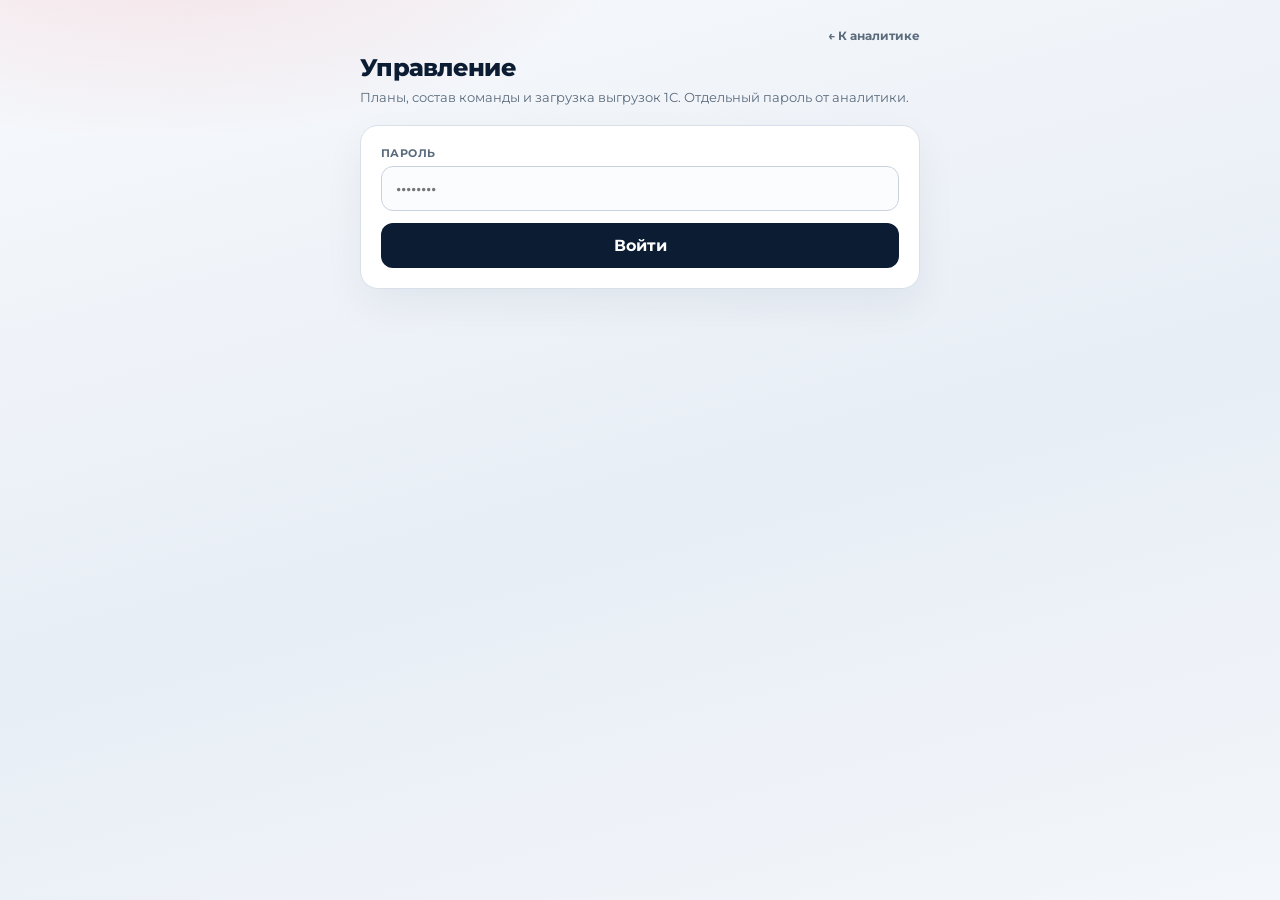
<file: manage/index.html>
<!DOCTYPE html>
<html lang="ru">
<head>
  <meta charset="UTF-8" />
  <meta name="viewport" content="width=device-width, initial-scale=1" />
  <meta name="robots" content="noindex,nofollow" />
  <title>Управление · Rustrans</title>
  <link rel="icon" href="https://141-105-71-134.sslip.io/favicon.svg" type="image/svg+xml" />
  <link rel="icon" href="https://141-105-71-134.sslip.io/favicon-32.png" type="image/png" sizes="32x32" />
  <link rel="apple-touch-icon" href="https://141-105-71-134.sslip.io/apple-touch-icon.png" />
  <link href="https://fonts.googleapis.com/css2?family=Montserrat:wght@500;700;800&display=swap" rel="stylesheet" />
  <style>
    :root { --navy:#0b1c33; --red:#e30613; --muted:#5b6b7c; --line:#d9e0ea; }
    * { box-sizing:border-box; }
    body {
      margin:0; min-height:100vh; font-family:Montserrat,system-ui,sans-serif; color:var(--navy);
      background:
        radial-gradient(900px 420px at 12% -10%, rgba(227,6,19,.10), transparent 55%),
        linear-gradient(165deg, #f7f9fc, #e8eef6 55%, #f3f6fa);
      padding:28px 16px;
    }
    .wrap { width:min(560px,100%); margin:0 auto; }
    h1 { margin:0 0 6px; font-size:24px; font-weight:800; letter-spacing:-.03em; }
    .sub { margin:0 0 18px; color:var(--muted); font-size:13px; line-height:1.45; }
    .card {
      background:#fff; border:1px solid var(--line); border-radius:18px; padding:20px;
      box-shadow:0 16px 40px rgba(11,28,51,.06); margin-bottom:14px;
    }
    .field-label {
      display:block; font-size:11px; font-weight:700; text-transform:uppercase;
      letter-spacing:.04em; color:var(--muted); margin:0 0 6px;
    }
    input[type=password], button { font:inherit; }
    input[type=password] {
      width:100%; border:1px solid #c9d3e0; border-radius:12px; padding:12px 14px;
      margin-bottom:12px; background:#fbfcfe; font-weight:600;
    }
    button.unlock {
      width:100%; border:0; border-radius:12px; padding:13px 18px;
      background:var(--navy); color:#fff; font-weight:700; cursor:pointer;
    }
    .msg { margin-top:12px; font-size:13px; font-weight:600; display:none; white-space:pre-wrap; }
    .msg.show { display:block; }
    .msg.err { color:var(--red); }
    #gate { display:block; }
    #app { display:none; }
    .links { display:flex; flex-direction:column; gap:10px; }
    .links a {
      display:block; text-decoration:none; color:var(--navy);
      border:1px solid var(--line); border-radius:14px; padding:14px 16px;
      background:#fbfcfe; transition:border-color .15s, background .15s;
    }
    .links a:hover { border-color:#aeb9c8; background:#fff; }
    .links .t { font-size:15px; font-weight:800; letter-spacing:-.02em; }
    .links .d { margin-top:4px; font-size:12px; color:var(--muted); line-height:1.4; }
    .back {
      display:inline-block; margin-top:8px; font-size:12px; font-weight:700;
      color:var(--muted); text-decoration:none;
    }
    .back:hover { color:var(--navy); }
    .topnav { display:flex; justify-content:flex-end; margin:0 0 10px; }
    .to-analytics {
      font-size:12px; font-weight:700; color:var(--muted); text-decoration:none;
    }
    .to-analytics:hover { color:var(--navy); }
  </style>
</head>
<body>
  <div class="wrap">
    <div class="topnav"><a class="to-analytics" href="https://141-105-71-134.sslip.io/analytics/">← К аналитике</a></div>
    <h1>Управление</h1>
    <p class="sub">Планы, состав команды и загрузка выгрузок 1С. Отдельный пароль от аналитики.</p>

    <div class="card" id="gate">
      <div class="field-label">Пароль</div>
      <input id="password" type="password" autocomplete="current-password" placeholder="••••••••" />
      <button type="button" class="unlock" id="unlock">Войти</button>
      <div class="msg" id="gate-msg"></div>
    </div>

    <div id="app">
      <div class="card">
        <div class="links">
          <a href="../plans/">
            <div class="t">Планы / факт</div>
            <div class="d">Месячные планы по метрикам РНП для менеджеров.</div>
          </a>
          <a href="../plans/#team">
            <div class="t">Менеджеры / состав команды</div>
            <div class="d">Приём, увольнение, роли и даты работы в аналитике.</div>
          </a>
          <a href="../upload/">
            <div class="t">Загрузка 1С</div>
            <div class="d">Выгрузки реализаций и оплат (.xlsx) на сервер.</div>
          </a>
        </div>
        <a class="back" href="https://141-105-71-134.sslip.io/analytics/">← К аналитике</a>
      </div>
    </div>
  </div>

  <script>
    const SALT_B64 = 'MVoDGx7UZP3FYx/ZMpbOIg==';
    const IV_B64 = 'lacO2iLNb4dhgvfs';
    const DATA_B64 = 'b1WNnuhhDkv/zzYXGo2dBkXlUmRBH87KICV1RL54XAYan57WSOpDn1TJErX95w==';
    const ITERATIONS = 50000;
    const REMEMBER_DAYS = 7;
    const PW_COOKIE = "rtl_manage_pw";

    function setPwCookie(pw) {
      const maxAge = REMEMBER_DAYS * 24 * 60 * 60;
      const secure = location.protocol === "https:" ? "; Secure" : "";
      document.cookie = PW_COOKIE + "=" + encodeURIComponent(pw)
        + "; Max-Age=" + maxAge + "; Path=/; SameSite=Lax" + secure;
    }
    function getPwCookie() {
      const parts = document.cookie.split(";");
      for (const raw of parts) {
        const p = raw.trim();
        if (p.startsWith(PW_COOKIE + "=")) return decodeURIComponent(p.slice(PW_COOKIE.length + 1));
      }
      return "";
    }
    function clearPwCookie() {
      document.cookie = PW_COOKIE + "=; Max-Age=0; Path=/; SameSite=Lax";
    }

    const b64 = (s) => Uint8Array.from(atob(s), c => c.charCodeAt(0));

    async function deriveKey(password, salt) {
      const enc = new TextEncoder();
      const base = await crypto.subtle.importKey("raw", enc.encode(password), "PBKDF2", false, ["deriveKey"]);
      return crypto.subtle.deriveKey(
        { name:"PBKDF2", salt, iterations:ITERATIONS, hash:"SHA-256" },
        base,
        { name:"AES-GCM", length:256 },
        false,
        ["decrypt"]
      );
    }

    async function unlock(password) {
      const key = await deriveKey(password, b64(SALT_B64));
      const plain = await crypto.subtle.decrypt({ name:"AES-GCM", iv:b64(IV_B64) }, key, b64(DATA_B64));
      const cfg = JSON.parse(new TextDecoder().decode(plain));
      if (!cfg || cfg.ok !== true) throw new Error("bad config");
      setPwCookie(password);
      document.getElementById("gate").style.display = "none";
      document.getElementById("app").style.display = "block";
    }

    function show(el, text) {
      el.textContent = text;
      el.className = "msg show err";
    }

    document.getElementById("unlock").onclick = async () => {
      const el = document.getElementById("gate-msg");
      el.className = "msg";
      try {
        await unlock(document.getElementById("password").value);
      } catch (e) {
        clearPwCookie();
        show(el, "Неверный пароль");
      }
    };
    document.getElementById("password").addEventListener("keydown", (e) => {
      if (e.key === "Enter") document.getElementById("unlock").click();
    });

    (async () => {
      const saved = getPwCookie();
      if (!saved) return;
      try { await unlock(saved); } catch (e) { clearPwCookie(); }
    })();
  </script>
</body>
</html>
</file>
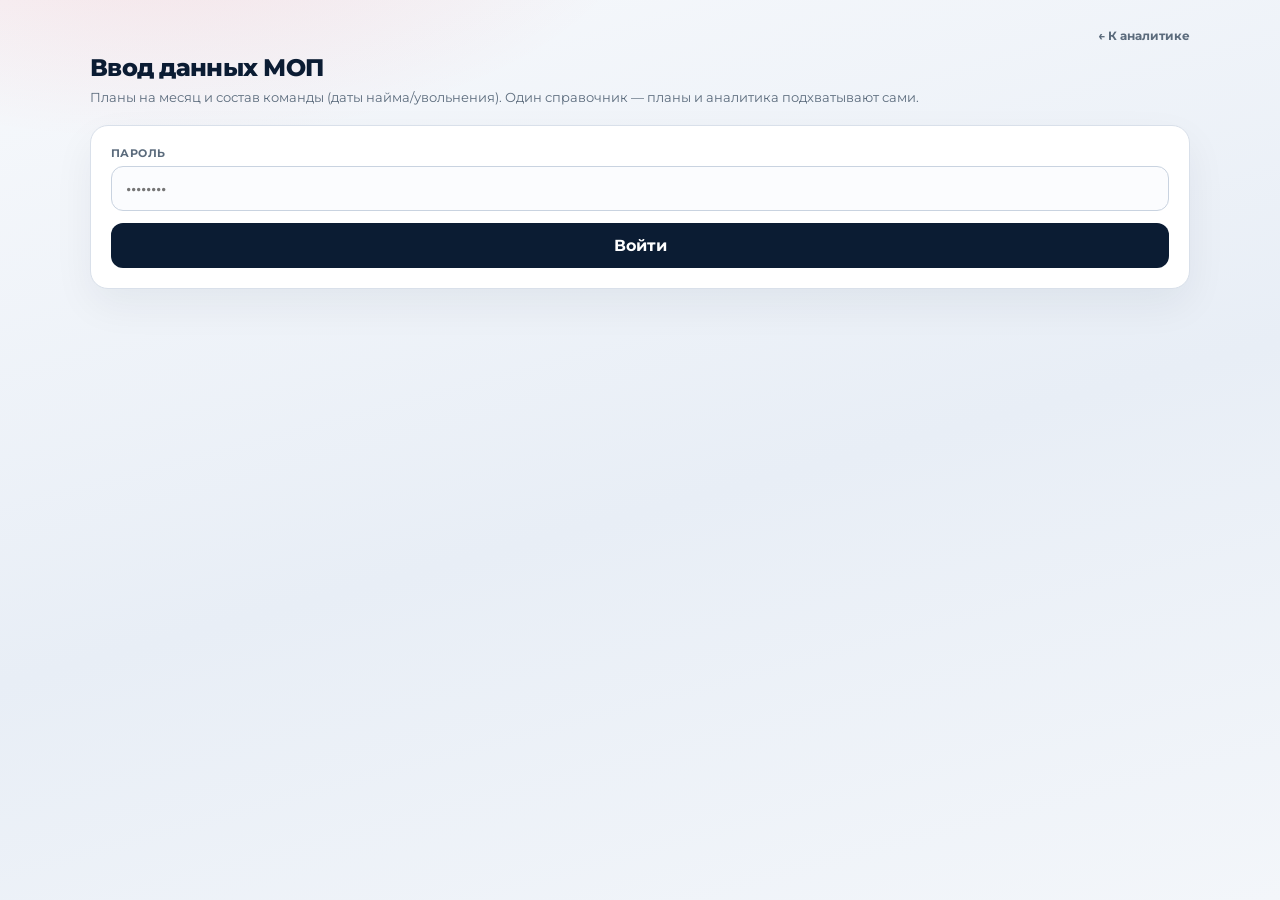
<file: plans/index.html>
<!DOCTYPE html>
<html lang="ru">
<head>
  <meta charset="UTF-8" />
  <meta name="viewport" content="width=device-width, initial-scale=1" />
  <meta name="robots" content="noindex,nofollow" />
  <title>Планы МОП · Rustrans</title>
  <link rel="icon" href="https://141-105-71-134.sslip.io/favicon.svg" type="image/svg+xml" />
  <link rel="icon" href="https://141-105-71-134.sslip.io/favicon-32.png" type="image/png" sizes="32x32" />
  <link rel="apple-touch-icon" href="https://141-105-71-134.sslip.io/apple-touch-icon.png" />
  <link href="https://fonts.googleapis.com/css2?family=Montserrat:wght@500;700;800&display=swap" rel="stylesheet" />
  <style>
    :root { --navy:#0b1c33; --red:#e30613; --muted:#5b6b7c; --line:#d9e0ea; }
    * { box-sizing:border-box; }
    body {
      margin:0; min-height:100vh; font-family:Montserrat,system-ui,sans-serif; color:var(--navy);
      background:
        radial-gradient(900px 420px at 12% -10%, rgba(227,6,19,.10), transparent 55%),
        linear-gradient(165deg, #f7f9fc, #e8eef6 55%, #f3f6fa);
      padding:28px 16px;
    }
    .wrap { width:min(1100px,100%); margin:0 auto; }
    h1 { margin:0 0 6px; font-size:24px; font-weight:800; letter-spacing:-.03em; }
    .sub { margin:0 0 18px; color:var(--muted); font-size:13px; line-height:1.45; }
    .card {
      background:#fff; border:1px solid var(--line); border-radius:18px; padding:20px;
      box-shadow:0 16px 40px rgba(11,28,51,.06); margin-bottom:14px;
    }
    .field-label {
      display:block; font-size:11px; font-weight:700; text-transform:uppercase;
      letter-spacing:.04em; color:var(--muted); margin:0 0 6px;
    }
    input[type=password], input[type=month], input[type=number], button { font:inherit; }
    input[type=password], input[type=month], input[type=number] {
      width:100%; border:1px solid #c9d3e0; border-radius:12px; padding:12px 14px;
      margin-bottom:12px; background:#fbfcfe; font-weight:600;
    }
    input[type=number]:disabled { opacity:.45; background:#eef2f7; }
    .meta {
      display:flex; flex-wrap:wrap; gap:10px 16px; font-size:12px; color:var(--muted);
      margin:0 0 14px; padding:10px 12px; background:#f7fafc; border-radius:12px;
    }
    .meta strong { color:var(--navy); }
    .sec { border-top:1px solid var(--line); padding-top:14px; margin-top:14px; }
    .sec:first-child { border-top:0; padding-top:0; margin-top:0; }
    .sec h3 { margin:0 0 10px; font-size:13px; font-weight:800; }
    .metric {
      border:1px solid var(--line); border-radius:14px; padding:12px; margin-bottom:10px;
      background:#fbfcfe;
    }
    .metric.undef { background:#f3f5f8; }
    .metric-head {
      display:flex; flex-wrap:wrap; gap:8px 14px; align-items:center; justify-content:space-between;
      margin-bottom:8px;
    }
    .metric-head .lab { font-size:13px; font-weight:700; }
    .chk {
      display:flex; align-items:center; gap:8px; font-size:12px; font-weight:600; color:var(--muted);
      cursor:pointer; user-select:none;
    }
    .chk input { width:16px; height:16px; accent-color:var(--navy); }
    .mgr {
      display:grid; grid-template-columns:1fr 150px; gap:8px; align-items:center;
      margin-top:6px;
    }
    .mgr .name { font-size:13px; font-weight:700; }
    .mgr input { margin-bottom:0; }
    button {
      width:100%; border:0; border-radius:12px; padding:13px 18px;
      background:var(--navy); color:#fff; font-weight:700; cursor:pointer;
    }
    button.secondary {
      background:#fff; color:var(--navy); border:1px solid #c9d3e0; margin-bottom:12px;
    }
    button:disabled { opacity:.55; cursor:wait; }
    .msg { margin-top:12px; font-size:13px; font-weight:600; display:none; white-space:pre-wrap; }
    .msg.show { display:block; }
    .msg.ok { color:#1b7f4e; }
    .msg.err { color:var(--red); }
    .hint { font-size:12px; color:var(--muted); line-height:1.45; }
    .tabs { display:flex; gap:8px; margin:0 0 14px; }
    .tabs button {
      width:auto; flex:1; background:#fff; color:var(--navy); border:1px solid #c9d3e0;
      padding:10px 12px; font-size:13px;
    }
    .tabs button.active { background:var(--navy); color:#fff; border-color:var(--navy); }
    .team-head, .team-row {
      display:grid;
      grid-template-columns: minmax(140px,1.4fr) minmax(100px,1fr) 88px 96px 56px 120px 120px 52px;
      gap:10px;
      align-items:center;
    }
    .team-head {
      margin:0 0 8px; padding:0 4px;
      font-size:11px; font-weight:700; text-transform:uppercase; letter-spacing:.04em; color:var(--muted);
    }
    .team-row {
      padding:12px; margin-bottom:8px; border:1px solid var(--line); border-radius:12px; background:#fbfcfe;
    }
    .team-row input[type=text],
    .team-row input[type=date],
    .team-row input[type=number],
    .team-row select {
      width:100%; margin:0; padding:10px 12px; border-radius:10px; border:1px solid #c9d3e0;
      background:#fff; font:inherit; font-size:13px; font-weight:600; color:var(--navy);
    }
    .team-row .on {
      display:flex; justify-content:center; align-items:center;
    }
    .team-row .on input { width:18px; height:18px; accent-color:var(--navy); }
    .team-onec {
      grid-column:1 / -1;
      display:grid; grid-template-columns: 120px 1fr; gap:8px 10px; align-items:center;
    }
    .team-onec label {
      font-size:11px; font-weight:700; text-transform:uppercase; letter-spacing:.04em; color:var(--muted);
    }
    .team-onec input {
      width:100%; margin:0; padding:10px 12px; border-radius:10px; border:1px solid #c9d3e0;
      background:#fff; font:inherit; font-size:13px; font-weight:600; color:var(--navy);
    }
    .team-b24 {
      grid-column:1 / -1; font-size:11px; color:var(--muted); line-height:1.4;
      padding:6px 8px; background:#eef2f7; border-radius:8px;
    }
    .team-b24 b { color:var(--navy); }
    @media (max-width:900px) {
      .team-head { display:none; }
      .team-row {
        grid-template-columns:1fr 1fr;
        gap:8px 10px;
      }
      .team-row > *:nth-child(1),
      .team-row > *:nth-child(2) { grid-column: span 2; }
      .team-onec { grid-column:1 / -1; grid-template-columns:1fr; }
      .team-b24 { grid-column:1 / -1; }
    }
    .panel { display:none; }
    .panel.active { display:block; }
    #gate { display:block; }
    #app { display:none; }
    .topnav { display:flex; justify-content:flex-end; margin:0 0 10px; }
    .to-analytics {
      font-size:12px; font-weight:700; color:var(--muted); text-decoration:none;
    }
    .to-analytics:hover { color:var(--navy); }
  </style>
</head>
<body>
  <div class="wrap">
    <div class="topnav"><a class="to-analytics" href="https://141-105-71-134.sslip.io/analytics/">← К аналитике</a></div>
    <h1>Ввод данных МОП</h1>
    <p class="sub">Планы на месяц и состав команды (даты найма/увольнения). Один справочник — планы и аналитика подхватывают сами.</p>

    <div class="card" id="gate">
      <div class="field-label">Пароль</div>
      <input id="password" type="password" autocomplete="current-password" placeholder="••••••••" />
      <button type="button" id="unlock">Войти</button>
      <div class="msg" id="gate-msg"></div>
    </div>

    <div id="app">
      <div class="tabs">
        <button type="button" class="active" data-tab="plans">Планы</button>
        <button type="button" data-tab="team">Состав команды</button>
      </div>

      <div class="panel active" id="panel-plans">
        <div class="card">
          <div class="field-label">Месяц</div>
          <input id="month" type="month" />
          <button type="button" class="secondary" id="reload">Загрузить месяц</button>
          <div class="meta" id="meta">—</div>
          <div id="sections"></div>
          <button type="button" id="save">Сохранить планы</button>
          <div class="msg" id="msg"></div>
        </div>
      </div>

      <div class="panel" id="panel-team">
        <div class="card">
          <p class="hint" style="margin-top:0">
            Ручные даты «с / по» всегда можно задать здесь (старые учётки).
            Тумблер <b>Б24</b> — брать даты из Битрикс: приём из поля «Дата принятия на работу»;
            увольнение только если учётка <b>неактивна</b> и заполнено «Дата уволнения».
            Поле <b>1С</b> — ФИО менеджера из xlsx (несколько вариантов через запятую).
            Технически выключить дубль — снять «вкл».
          </p>
          <div class="team-head">
            <div>Имя</div><div>Ключ РНП</div><div>Роль</div><div>Bitrix ID</div>
            <div>Б24</div><div>С</div><div>По</div><div>Вкл</div>
          </div>
          <div id="team-body"></div>
          <button type="button" class="secondary" id="team-add" style="margin-top:12px">+ Добавить сотрудника</button>
          <button type="button" id="team-save">Сохранить состав</button>
          <div class="msg" id="team-msg"></div>
        </div>
      </div>

      <div class="card hint">
        Форма на GitHub Pages шлёт данные на VPS (<code>/p</code>).
        Состав пишется в <code>config/analytics.yaml</code>; планы — в <code>data/warehouse/plans/</code>.
      </div>
    </div>
  </div>

  <script>
    const SALT_B64 = 'FRC7reRErAU0FXVabqoOgw==';
    const IV_B64 = '79gl8CgkyqH6beYR';
    const DATA_B64 = 'aMYiFZ4h/ZRQrWNbuaikhLUfq84lfdrD1EoEcHKkadS9ts59J7plUluxJl5GN/1ZNddkc1clSSSNxpTbN1sE/geCGoIj9N1MU9r8iKl2b4YgfvddRGGUg3S3piY4MjXCsEsuqm/jd4oeC/XYj3pijkRmjCgJwlqy2hR62yIB197bgFanRZcDkiwiECPq3sQWgaqqlkWBn779XvRPBGO9LbyCBLh4WhF8905xNlzXUZiIebBcxPMZVXiePMw+UhkhFK27rLn/W9URwACVhlIUqpM4NkeEasmpTtU/pScMKu8OMuvWb6qM1aTT1uSoOeKyB+wdtEr1Ytoob6e0alxP32orsLrWcrS5dYNX4ngLurZN+n/LcUaPp/llWSB8y73s/mCj5wiH+5BQrbNRmyUvJlns4ogn2tXhmGa5IrmiKFIGUhmEcupe4NaIK234p10AC1EOzm2/5REf9bxdAcXn/SMoOK6NzpQNuEdAFgKoJHU4n+WCGtRsAI9OWK7mxvKPRDWpTCbN/rSOHbSkxQHZOjdG5GKakC9qpXPs57WsNoX2WPBQSas0vXy9CTUo5YBao1efPen4TUY4/644abi84F+VKonpGliuFeEgAG6c2u3Hyzz8WhxR+n3ABwbMcf8Qr1Rm/KwgivM258ybqsVVTYbHjZw7VlTZh+BUHTQMOSo9N3Rlop8q7+yKdvhM0QD84LYKVyRzFWHhJNSiPyq1BLsnE24MHdeV8yKdCvvyHmeG9kDbKBn80WuZsQlDDzcFbIBHuFggc9mMTvz1c30GrJ2KPaAo/S9S20DTmr9moVHBXKCkqTfOIm1Ko+Uu79fVdeO4TeHGOiAa3ZC2vrE47JfPRoT9Ww9+vTrRqWDJqQtfGsjRr5zotAv79G6o5lxrgIEaIPKPk6YKWpNc2q8vT5I8lfLw80B8/QpKfm0cdugLBF9g2wBB5OsXCAaXhIC+0Riq4U7SRVWGrAwBs9L0QOxxA11EL4f5CbbvFeOnrvMH+dbA0TAeK7bXTpoMAUreGQektDaz9j/htdB8HqUwyLilaJz8peMzmW+pt0d6RpaEMU3g9+f9U1NAMgsuFX/[base64]/KFpnA31Ww4epG1FA27qzHQv59IGsM0q/rQBgnXgnwTxmf/neczuqTS8bzzoOsur15jH5vzUBzafOxJJpptHx7J4SVMCdq90dG28Ndh6WpF4/Sq/XCcNror8mdWYV9FqI3lX0/YNAq1ljvVgDMxC3SBUBb3zDIaIMCCr5trYb+SUQ8cBrWbgD0upu4iE87eigLETabsPwLJK8jPOHZl6Mae/mjuOyIaHEcsY9MGi0AbeWb/sUrBz1545cq7esFEHCS6qni5EKPIPSFokiK0XWWsc5zLxNgaMdQfGVdp5uB9R7At/6FF+Jey6rhZDhrnFG/cahAZk/oBO2TFs9ybeDYUZmDwyeRERRQ0KN+WDU9ZG3U9qkQ426kXXz+oSFj+sKdXs+NpC9Prd1OWVWbx49ToUxAFEgyCQUh3lfrQmfwLsE7vGqTODfd6oEF7a8mB73VNwADxPcYC6QkCGxfy89/UqhG3xlAX38iS014FskWp49KL64JtKNq1f7j/Ahts6NMFwEdG3myEHgkx9FtGD79fIb1sMbPJGlJKYvyCp+xpGnpYn/891FOvpgUgco9MZBmyjcOogf3rHXW+18b+vWaf/QBKz8X8gmtMlvwisiFlO7ApslvGA+UBsGVwigT4qJwLeCa6XdPo1BX+HCQDUR3Xil2hiVsrapyN2yKUCDjorCuMsdEfFiQteXDLgR2WifHoDA2bO/5o/pBl2ZW2eOijHlewExbW5q52rGGK3uYIuYGapcZVCl80/TFbcGsGkatItypxOvvVpDH42RwzMXV5Ycpwosg5ghbXE5cQfBFdZh54KUvs6s1gSSKWLfuJGm47SmlVJgT51oy161tJkzDBQSfqQbd4mOIDu1wN4m+spJPIK62x4j91CKZ8DULv8AAAAF0jGMRpYVBR3WCXsgC8js2gRiAi6H/SO2hANQR0u0er5uHMn7CU+dp+kXt8I3I7QqMxlfVmey5qJdSiORG2PoNOWWVE9q0yeXt45byXpU5UsMR40VMwWa/MSV7iUTw6aNb+hbGAxtuoMnOoBPPtUfxfjXdWZshuxKHgnoJ4cHndfVdEQ+wVcYGX/8CZsULdFPejmL71IzdJ0y2spXfaG+gVY1l+9MMpNbiyhPJ5en0Or12HtBBMc8stZhEb4kZcuhiUiii8V+SN/kTJ1hg9snUmDT5mr5DW4phN95stVEQlPVVIKmXbZPf+hKD4yQUB/t6kq6h6XFQIqLI5y2X9R0CIw8I9frjX4joHkCyX9E/6fGHANnfzWiNz1o8cqsdIokvxQzzohbxapWio70hYphaLMuh6mtj0Vb7jMM/Inj2yhwkrTnFDT7TLg9sEqEB8P8WWXtd/p0kNWfrZ6RSRnNwsnUXQ1ILGvwxtg+BQlHazjwevCS5lQXFKmq5XdmbawsHlR5qPX5yZRlNR9A2Rc4Y+83J3NzzyuWB9Z3eR/DRNZhTlFoAobayNPSYqc4mtKXZMXQ63wHstcM6EhHTBoN6AN8y4Wz9tDlJTS/7SdCP0REKoUCvoAaDvZXG7OP6/[base64]/zGRpKprSXb/vyd7thRVurSuIwYdatdYGa3slH7RScNtU9TQG7XZbN0WLgjlePyMIJwEJw/gMUJnhveCPY16XyXeE4EDYg1H+olo7OGHuM4hfPzRWfjJJmJYYe1b8PI6xHXfKx9uhextbCZepyZ6ckGRo4xvGcg5Ae372qIH84NQ0SZ8u68y5HHafZzgUcCOEyl1KcNpx4CDgAE6N5sG2b6rEFJcSC1GnyVwIsik2DXJByzKrx7J61//ZdPfP0/n8/26+FGqHJYilHGXIMKFwxPIkSmAYrS5R6umpaAMNp5OkgSea1Qts334hyTgReLJaJ4sgapnE+tUQ8Oe+6S8I6uJqf8yXoORi4TIz1DHDUkZOHCmchgkWvW/rkNhEZ2HCnOEo/Ghd4TY5H0EgsopbkD8YOieZV4oP5LFv/2dNkxO4d/HqB3B4YltiDEIsYIYTz0SCv7/[base64]/4aZREXOez8UGBmjFBZ2Rfxy77WfLxE6OtQPh9xxNh1Uqy8o6twJWGSE0tP5f1cnCqYzNSRs49W8R7OzpGVg83jW0AV9I7dPAR44dK30l3v5txDJn5mSCn5UCC/[base64]/XWYPJVcLBWnDhxofGfaJDEv4EoU35EAPlK35ZY34EEbG9oK/zDzzjejgoIa4IxRN4kAMzLBUJuAAQiBvRNTNHRcgWopycy/[base64]/NiqnN3ZMninytx9yQgomF4/gltW/[base64]/bNltoq/8OPnhhVHlbFq1g4KOm+IN4bTXV/jYa8Ghaj/J1KtCQOR3f2MwNfwIDydWeMo2IsP6qa5tgskoFu8PDtzicCmwa6wNjv1yXxbqfMcs7wPvoLAWRFgOXLc3EwvGlJrDJRKNxjQme8+2dzo7dIZKleAMU0B9DvoqBwfJJdpq2mk+Q1GLyiG6zOYCI9Gn75bqVQdE7h8Xwx6NJTlFm6O4FGfvJ7CyeSWEgLxSLYt9e/ZTN0oTXU9MLwo7wHwAXAtYcQYpV8GNVcjiN8rAsYZAG9Szp2EO4rTkKOK3n7gLq6GvsbdhvW3BobBRoIYxOrEGM1Unh8CMrzb/zT2FZNqG8BsDAKYdJuzPPyphVbNpXS4JNW0A6K9HcG/EX7VXpjd5fQaQtNKMYYyKYCcDcSOtIlYzzJCOxvT8/AzmWsmbYiFEXY6NuqVCmxYw3HAhanjo2j5zTPJIqSQ9zx6DmbURRT2sN5D+VmADP8HKHqeEUEUnzX0JaNq68aQrljFZTipoVn+e3x5gzxHAK/YHrDBpj4AVY98efDnq5N2wqB/Iu2jCMqDeHWvVJRJJ+T93KeBCyfmeKZwi0MTHj3PwqvY2obhIKaf1VbIiJNrvDEjd9uY/XmJHUa3ipwoinnrNLC00CfTE5FWk412eFtNMG6EuK3YitXZcOd0axOcL5HhoLmbWwRhfVewkRV/iPYRNW397mr9fqCIhTEXC5ZVjMC749PmCDuvaqnBlqZBMuCpayVSw8L05nl3aAkcEE2R13vjSsORL7ZCXJ1GLMv2/kQhWMRJE0k1WTlUre4j+kh62eEERCIE6UNO0+V/uGYVxbSX9yrHmH5IAff0sGnAmwQki6BctWKfQZzu51DyLGFrTSXhHtrbpvGJwZ9lOY9sFr/mmm+KytEYN/thxUc8a2PX0ejOiV6Ct1SIPW5Qs4rVkFbQNAieo5S0Ch1knMQLLR4O+g3mD2IwjrxRb0aGJsf5s+VewwxXph+bpitvXe/k18vlkQv75yoASVm5mn9k1/8wTmswbWxfYAra7zCUP6ER/[base64]/WYOsqZvZhPoEFmp7ndyHiED2nTz0Auqf1utlArtgu8o8Zd3gSaQfCu0vAsLSb8Ys+OMYs4BA5p7iKZPaNrMCFallbBC8AJKhvDc8hfZjg9k2Yc78xwPLof7oRwsiOPt2k+Fp7lc/[base64]/D/TdYJktiXlFnP8pkwhWhomg+tBg==';
    const ITERATIONS = 50000;
    const SECTIONS = [{"title": "KPI 0. Выручка", "metrics": [{"key": "revenue", "label": "Выручка по реализациям, ₽", "kind": "money"}]}, {"title": "KPI 1. Сделки / УПД", "metrics": [{"key": "deals_cnt", "label": "Сделки, шт", "kind": "num"}, {"key": "deals_sum", "label": "Сделки, ₽", "kind": "money"}, {"key": "upd", "label": "УПД, шт", "kind": "num"}]}, {"title": "KPI 1.1. Запрос на поставку", "metrics": [{"key": "supply_cnt", "label": "Запросы созданные, шт", "kind": "num"}, {"key": "supply_sum", "label": "Запросы сумма, ₽", "kind": "money"}]}, {"title": "KPI 2–3. Счета", "metrics": [{"key": "invoices_cnt", "label": "Счета выст., шт", "kind": "num"}, {"key": "invoices_paid_cnt", "label": "Счета опл., шт", "kind": "num"}, {"key": "invoices_sum", "label": "Счета выст., ₽", "kind": "money"}, {"key": "invoices_paid_sum", "label": "Счета опл., ₽", "kind": "money"}]}, {"title": "KPI 4. Лиды", "metrics": [{"key": "leads", "label": "Лиды созданные, шт", "kind": "num"}, {"key": "leads_converted", "label": "Лиды сконвертир., шт", "kind": "num"}]}, {"title": "KPI 5. Договоры", "metrics": [{"key": "contracts_init", "label": "Договоры сформир., шт", "kind": "num"}, {"key": "contracts_signed", "label": "Договоры подп., шт", "kind": "num"}]}, {"title": "KPI 6. Звонки", "metrics": [{"key": "calls", "label": "Звонки, шт", "kind": "num"}, {"key": "calls_30", "label": "Звонки 30–60с, шт", "kind": "num"}, {"key": "calls_60", "label": "Звонки >60с, шт", "kind": "num"}, {"key": "talk_time_sec", "label": "Время на линии, сек (месяц)", "kind": "num"}]}, {"title": "KPI 7. Коммуникации мессенджеры", "metrics": [{"key": "wazzup_msg", "label": "Мессенджеры сообщения, шт", "kind": "num"}, {"key": "wazzup_dlg", "label": "Мессенджеры диалоги, шт", "kind": "num"}]}, {"title": "KPI 8. Email", "metrics": [{"key": "email_in", "label": "Email вх., шт", "kind": "num"}, {"key": "email_out", "label": "Email исх., шт", "kind": "num"}]}];
    let CFG = null;
    let NW = new Set();
    let PASS = "";
    let LIVE_MANAGERS = [];
    let TEAM_ROWS = [];
    const REMEMBER_DAYS = 7;
    const PW_COOKIE = "rtl_manage_pw";

    function setPwCookie(pw) {
      const maxAge = REMEMBER_DAYS * 24 * 60 * 60;
      const secure = location.protocol === "https:" ? "; Secure" : "";
      document.cookie = PW_COOKIE + "=" + encodeURIComponent(pw)
        + "; Max-Age=" + maxAge + "; Path=/; SameSite=Lax" + secure;
    }
    function getPwCookie() {
      const parts = document.cookie.split(";");
      for (const raw of parts) {
        const p = raw.trim();
        if (p.startsWith(PW_COOKIE + "=")) return decodeURIComponent(p.slice(PW_COOKIE.length + 1));
      }
      return "";
    }
    function clearPwCookie() {
      document.cookie = PW_COOKIE + "=; Max-Age=0; Path=/; SameSite=Lax";
    }

    const b64 = (s) => Uint8Array.from(atob(s), c => c.charCodeAt(0));

    async function deriveKey(password, salt) {
      const enc = new TextEncoder();
      const base = await crypto.subtle.importKey("raw", enc.encode(password), "PBKDF2", false, ["deriveKey"]);
      return crypto.subtle.deriveKey(
        { name:"PBKDF2", salt, iterations:ITERATIONS, hash:"SHA-256" },
        base,
        { name:"AES-GCM", length:256 },
        false,
        ["decrypt"]
      );
    }

    function workDays(ym) {
      const parts = ym.split("-");
      const y = +parts[0], m = +parts[1];
      if (!y || !m) return 0;
      let n = 0;
      const d = new Date(Date.UTC(y, m - 1, 1));
      while (d.getUTCMonth() === m - 1) {
        const iso = d.toISOString().slice(0, 10);
        if (!NW.has(iso)) n += 1;
        d.setUTCDate(d.getUTCDate() + 1);
      }
      return n;
    }

    function show(el, text, ok) {
      el.textContent = text;
      el.className = "msg show " + (ok ? "ok" : "err");
    }

    function allMetricKeys() {
      const keys = [];
      SECTIONS.forEach(s => s.metrics.forEach(m => keys.push(m.key)));
      return keys;
    }

    function normalizePlan(raw) {
      const metrics = {};
      const undef = new Set();
      allMetricKeys().forEach(k => { metrics[k] = {}; });

      if (raw && raw.metrics && typeof raw.metrics === "object") {
        Object.keys(raw.metrics).forEach(k => {
          metrics[k] = Object.assign({}, raw.metrics[k] || {});
        });
      }
      // legacy
      if (raw && raw.revenue_plan) {
        metrics.revenue = Object.assign(metrics.revenue || {}, raw.revenue_plan);
      }
      if (CFG && CFG.yaml_fallback && (!raw || !raw.metrics) && !raw?.revenue_plan) {
        metrics.revenue = Object.assign({}, CFG.yaml_fallback);
      } else if (CFG && CFG.yaml_fallback && Object.keys(metrics.revenue || {}).length === 0) {
        metrics.revenue = Object.assign({}, CFG.yaml_fallback);
      }

      const listed = Array.isArray(raw && raw.undefined_metrics) ? raw.undefined_metrics : null;
      if (listed) {
        listed.forEach(k => undef.add(k));
      } else {
        // новый месяц: всё кроме выручки — «не определён», пока не задали
        allMetricKeys().forEach(k => {
          if (k === "revenue") return;
          const vals = Object.values(metrics[k] || {});
          const has = vals.some(v => v != null && v !== "");
          if (!has) undef.add(k);
        });
      }
      return { metrics, undefined_metrics: [...undef] };
    }

    function renderForm(state) {
      const host = document.getElementById("sections");
      host.innerHTML = "";
      const undef = new Set(state.undefined_metrics || []);
      SECTIONS.forEach(sec => {
        const box = document.createElement("div");
        box.className = "sec";
        box.innerHTML = "<h3>" + sec.title + "</h3>";
        sec.metrics.forEach(m => {
          const isUndef = undef.has(m.key);
          const block = document.createElement("div");
          block.className = "metric" + (isUndef ? " undef" : "");
          block.dataset.key = m.key;
          const head = document.createElement("div");
          head.className = "metric-head";
          head.innerHTML =
            '<div class="lab">' + m.label + '</div>' +
            '<label class="chk"><input type="checkbox" data-undef="' + m.key + '"' +
            (isUndef ? " checked" : "") + ' /> План не определён</label>';
          block.appendChild(head);
          const mgrs = document.createElement("div");
          mgrs.className = "mgrs";
          (LIVE_MANAGERS.length ? LIVE_MANAGERS : (CFG.managers || [])).forEach(mgr => {
            const key = mgr.rnp_key;
            const row = document.createElement("div");
            row.className = "mgr";
            const val = (state.metrics[m.key] || {})[key];
            row.innerHTML =
              '<div class="name">' + key + '</div>' +
              '<input type="number" min="0" step="' + (m.kind === "money" ? "1000" : "1") +
              '" data-metric="' + m.key + '" data-mgr="' + key + '" value="' +
              (val == null || val === "" ? "" : val) + '"' +
              (isUndef ? " disabled" : "") + " />";
            mgrs.appendChild(row);
          });
          block.appendChild(mgrs);
          box.appendChild(block);
        });
        host.appendChild(box);
      });

      host.querySelectorAll("input[data-undef]").forEach(chk => {
        chk.addEventListener("change", () => {
          const key = chk.getAttribute("data-undef");
          const block = host.querySelector('.metric[data-key="' + key + '"]');
          const on = chk.checked;
          if (block) block.classList.toggle("undef", on);
          host.querySelectorAll('input[data-metric="' + key + '"]').forEach(inp => {
            inp.disabled = on;
          });
        });
      });
    }

    function collectState() {
      const metrics = {};
      const undefined_metrics = [];
      allMetricKeys().forEach(k => { metrics[k] = {}; });
      document.querySelectorAll("input[data-undef]").forEach(chk => {
        if (chk.checked) undefined_metrics.push(chk.getAttribute("data-undef"));
      });
      const undef = new Set(undefined_metrics);
      document.querySelectorAll("input[data-metric]").forEach(inp => {
        const mk = inp.dataset.metric;
        const mgr = inp.dataset.mgr;
        if (undef.has(mk)) return;
        if (inp.value === "") return;
        metrics[mk][mgr] = Number(inp.value);
      });
      // убрать пустые объекты метрик
      Object.keys(metrics).forEach(k => {
        if (!Object.keys(metrics[k]).length) delete metrics[k];
      });
      return { metrics, undefined_metrics };
    }

    function ghHeaders() {
      return {
        "Authorization": "Bearer " + CFG.token,
        "Accept": "application/vnd.github+json",
        "X-GitHub-Api-Version": "2022-11-28"
      };
    }

    function decodeGitContent(b64text) {
      const clean = String(b64text || "").replace(/\s/g, "");
      const bin = atob(clean);
      const bytes = new Uint8Array(bin.length);
      for (let i = 0; i < bin.length; i++) bytes[i] = bin.charCodeAt(i);
      return new TextDecoder("utf-8").decode(bytes);
    }

    async function unlock(password) {
      const key = await deriveKey(password, b64(SALT_B64));
      const plain = await crypto.subtle.decrypt({ name:"AES-GCM", iv:b64(IV_B64) }, key, b64(DATA_B64));
      CFG = JSON.parse(new TextDecoder().decode(plain));
      if (!CFG) throw new Error("bad config");
      if (CFG.api) {
        /* local / VPS hub */
      } else if (!CFG.token || !CFG.repo) {
        throw new Error("bad config");
      }
      PASS = password;
      setPwCookie(password);
      NW = new Set(CFG.non_working_dates || []);
      LIVE_MANAGERS = CFG.managers || [];
      const now = new Date();
      const ym = now.getFullYear() + "-" + String(now.getMonth() + 1).padStart(2, "0");
      document.getElementById("month").value = ym;
      document.getElementById("gate").style.display = "none";
      document.getElementById("app").style.display = "block";
      if (CFG.api) {
        try {
          const br = await fetch(CFG.api.replace(/\/$/, "") + "/api/bootstrap", {
            method: "POST",
            headers: { "Content-Type": "application/json" },
            body: JSON.stringify({ password: PASS })
          });
          const bj = await br.json().catch(() => ({}));
          if (br.ok) {
            if (bj.default_month) document.getElementById("month").value = bj.default_month;
            if (Array.isArray(bj.managers) && bj.managers.length) {
              LIVE_MANAGERS = bj.managers;
              CFG.managers = bj.managers;
            }
            if (Array.isArray(bj.team)) {
              TEAM_ROWS = bj.team;
              renderTeam();
            }
          }
        } catch (e) { /* month load will surface errors */ }
      }
      await loadMonth();
      await openTabFromHash();
    }

    async function loadMonth() {
      const msg = document.getElementById("msg");
      const btn = document.getElementById("reload");
      msg.className = "msg";
      if (!CFG) { show(msg, "Сначала введите пароль", false); return; }
      const ym = document.getElementById("month").value;
      if (!ym) { show(msg, "Выберите месяц", false); return; }
      const wd = workDays(ym);
      let raw = null;
      let source = "new";
      let updated = "—";
      btn.disabled = true;
      const prevLabel = btn.textContent;
      btn.textContent = "Загрузка…";
      try {
        if (CFG.api) {
          const r = await fetch(CFG.api.replace(/\/$/, "") + "/api/month", {
            method: "POST",
            headers: { "Content-Type": "application/json" },
            body: JSON.stringify({ password: PASS, month: ym })
          });
          const j = await r.json().catch(() => ({}));
          if (!r.ok) throw new Error(j.detail || j.message || ("HTTP " + r.status));
          if (Array.isArray(j.managers) && j.managers.length) {
            LIVE_MANAGERS = j.managers;
            CFG.managers = j.managers;
          }
          raw = {
            metrics: j.metrics || {},
            undefined_metrics: j.undefined_metrics || [],
            revenue_plan: j.revenue_plan || {},
            updated_at: j.updated_at
          };
          source = j.file_exists ? "file" : "new";
          updated = j.updated_at || "—";
        } else {
          const path = "data/warehouse/plans/" + ym + ".json";
          const r = await fetch(
            "https://api.github.com/repos/" + CFG.repo + "/contents/" + path + "?ref=" + encodeURIComponent(CFG.branch || "main"),
            { headers: ghHeaders() }
          );
          if (r.status === 200) {
            const j = await r.json();
            const text = decodeGitContent(j.content);
            raw = JSON.parse(text);
            source = "file";
            updated = raw.updated_at || "файл есть";
          } else if (r.status === 404) {
            source = "new";
          } else {
            const j = await r.json().catch(() => ({}));
            throw new Error(j.message || ("GitHub " + r.status));
          }
        }
        const state = normalizePlan(raw);
        document.getElementById("meta").innerHTML =
          "<span>Рабочих дней: <strong>" + wd + "</strong></span>" +
          "<span>Источник: <strong>" + source + "</strong></span>" +
          "<span>Обновлено: <strong>" + updated + "</strong></span>";
        renderForm(state);
        show(msg, source === "file"
          ? ("Месяц " + ym + " загружен")
          : ("Месяц " + ym + " — файла ещё нет, показан черновик"), true);
      } catch (e) {
        const m = String(e.message || e);
        show(msg, m.includes("Failed to fetch")
          ? "Сервер не отвечает. Проверьте VPS API / сеть."
          : m, false);
      } finally {
        btn.disabled = false;
        btn.textContent = prevLabel || "Загрузить месяц";
      }
    }

    document.getElementById("unlock").onclick = async () => {
      const el = document.getElementById("gate-msg");
      el.className = "msg";
      try {
        await unlock(document.getElementById("password").value);
      } catch (e) {
        clearPwCookie();
        show(el, "Неверный пароль", false);
      }
    };
    document.getElementById("password").addEventListener("keydown", (e) => {
      if (e.key === "Enter") document.getElementById("unlock").click();
    });

    (async () => {
      const saved = getPwCookie();
      if (!saved) return;
      try {
        await unlock(saved);
      } catch (e) {
        clearPwCookie();
      }
    })();
    document.getElementById("reload").addEventListener("click", (e) => {
      e.preventDefault();
      loadMonth();
    });
    document.getElementById("month").addEventListener("change", () => loadMonth());

    document.querySelectorAll(".tabs button").forEach(btn => {
      btn.addEventListener("click", async () => {
        document.querySelectorAll(".tabs button").forEach(b => b.classList.remove("active"));
        btn.classList.add("active");
        const tab = btn.getAttribute("data-tab");
        document.querySelectorAll(".panel").forEach(p => p.classList.remove("active"));
        document.getElementById("panel-" + tab).classList.add("active");
        if (tab === "team") {
          try { history.replaceState(null, "", "#team"); } catch (e) {}
        } else {
          try { history.replaceState(null, "", location.pathname + location.search); } catch (e) {}
        }
        if (tab === "team" && CFG && CFG.api) {
          try {
            const r = await fetch(CFG.api.replace(/\/$/, "") + "/api/team", {
              method: "POST",
              headers: { "Content-Type": "application/json" },
              body: JSON.stringify({ password: PASS })
            });
            const j = await r.json().catch(() => ({}));
            if (r.ok && Array.isArray(j.team)) {
              TEAM_ROWS = j.team;
              renderTeam();
            }
          } catch (e) {}
        }
      });
    });

    async function openTabFromHash() {
      if ((location.hash || "").replace(/^#/, "") !== "team") return;
      const btn = document.querySelector('.tabs button[data-tab="team"]');
      if (btn) btn.click();
    }

    function onecNamesText(t) {
      const arr = Array.isArray(t.onec_names) ? t.onec_names : [];
      return arr.join(", ");
    }

    function parseOnecNames(raw) {
      if (Array.isArray(raw)) return raw.map(s => String(s || "").trim()).filter(Boolean);
      return String(raw || "").split(/[,;]+/).map(s => s.trim()).filter(Boolean);
    }

    function teamB24Hint(t) {
      const act = t.bitrix_active;
      const hire = t.bitrix_hire || "—";
      const fire = t.bitrix_fire || "—";
      const conf = t.bitrix_fire_confirmed;
      let status = "нет данных dim_users";
      if (act === true) status = "ACTIVE=да";
      else if (act === false) status = "ACTIVE=нет";
      const fireNote = conf
        ? ("увольнение подтверждено → " + (t.employment_to || fire))
        : (act === false && !t.bitrix_fire
          ? "ACTIVE=нет, но дата увольнения в Б24 пуста — в аналитике ещё «работает»"
          : (t.bitrix_fire && act !== false
            ? "дата увольнения есть, но ACTIVE ещё да — не считаем уволенным"
            : "увольнения нет"));
      const mode = t.use_bitrix_employment ? "режим Б24" : "ручной режим";
      const eff = "эффективно: с " + (t.employment_from || "—") + " по " + (t.employment_to || "∞");
      return mode + " · Б24 приём " + hire + " · Б24 увольн. " + fire + " · " + status + " · " + fireNote + " · " + eff;
    }

    function renderTeam() {
      const body = document.getElementById("team-body");
      body.innerHTML = "";
      (TEAM_ROWS || []).forEach((t, idx) => {
        const row = document.createElement("div");
        row.className = "team-row";
        const fromManual = t.employment_from_manual != null ? t.employment_from_manual : (t.employment_from || "");
        const toManual = t.employment_to_manual != null ? t.employment_to_manual : (t.employment_to || "");
        row.innerHTML =
          '<input type="text" data-f="name" data-i="' + idx + '" value="' + (t.name || "") + '" />' +
          '<input type="text" data-f="rnp_key" data-i="' + idx + '" value="' + (t.rnp_key || "") + '" />' +
          '<select data-f="role" data-i="' + idx + '">' +
            '<option value="mop"' + (t.role === "mop" ? " selected" : "") + '>mop</option>' +
            '<option value="head"' + (t.role === "head" ? " selected" : "") + '>head</option>' +
          '</select>' +
          '<input type="number" data-f="bitrix_id" data-i="' + idx + '" value="' + (t.bitrix_id || "") + '" />' +
          '<div class="on" title="Даты из Битрикс24"><input type="checkbox" data-f="use_bitrix_employment" data-i="' + idx + '"' + (t.use_bitrix_employment ? " checked" : "") + ' /></div>' +
          '<input type="date" data-f="employment_from" data-i="' + idx + '" value="' + (fromManual || "") + '" title="Ручная дата приёма" />' +
          '<input type="date" data-f="employment_to" data-i="' + idx + '" value="' + (toManual || "") + '" title="Ручная дата увольнения" />' +
          '<div class="on"><input type="checkbox" data-f="enabled" data-i="' + idx + '"' + (t.enabled === false ? "" : " checked") + ' /></div>' +
          '<div class="team-onec">' +
            '<label for="team-onec-' + idx + '">1С (xlsx)</label>' +
            '<input id="team-onec-' + idx + '" type="text" data-f="onec_names" data-i="' + idx + '" value="' + onecNamesText(t).replace(/"/g, "&quot;") + '" placeholder="Как в колонке менеджера: Фамилия Имя, второй вариант…" />' +
          '</div>' +
          '<div class="team-b24">' + teamB24Hint(t) + '</div>';
        body.appendChild(row);
      });
    }

    function collectTeam() {
      const rows = JSON.parse(JSON.stringify(TEAM_ROWS || []));
      document.querySelectorAll("#team-body [data-f]").forEach(el => {
        const i = +el.getAttribute("data-i");
        const f = el.getAttribute("data-f");
        if (!rows[i]) return;
        if (f === "enabled" || f === "use_bitrix_employment") rows[i][f] = el.checked;
        else if (f === "bitrix_id") rows[i][f] = Number(el.value || 0);
        else if (f === "onec_names") rows[i][f] = parseOnecNames(el.value || "");
        else rows[i][f] = el.value || null;
      });
      return rows;
    }

    document.getElementById("team-add").onclick = () => {
      TEAM_ROWS = collectTeam();
      TEAM_ROWS.push({
        bitrix_id: 0, name: "", rnp_key: "", role: "mop",
        enabled: true, use_bitrix_employment: true,
        employment_from: "", employment_to: null,
        employment_from_manual: "", employment_to_manual: null,
        aliases: [], onec_names: []
      });
      renderTeam();
    };

    document.getElementById("team-save").onclick = async () => {
      const msg = document.getElementById("team-msg");
      msg.className = "msg";
      if (!CFG || !CFG.api) { show(msg, "Состав команды сохраняется только через VPS API", false); return; }
      const team = collectTeam();
      const btn = document.getElementById("team-save");
      btn.disabled = true; btn.textContent = "Сохранение…";
      try {
        const r = await fetch(CFG.api.replace(/\/$/, "") + "/api/team/save", {
          method: "POST",
          headers: { "Content-Type": "application/json" },
          body: JSON.stringify({ password: PASS, team, rebuild: true })
        });
        const j = await r.json().catch(() => ({}));
        if (!r.ok) throw new Error(j.detail || j.message || ("HTTP " + r.status));
        TEAM_ROWS = j.team || team;
        renderTeam();
        await loadMonth();
        show(msg, "Состав сохранён. Аналитика пересобрана." + (j.rebuild_ok === false ? "\nRebuild: " + (j.rebuild_error || "") : ""), true);
      } catch (e) {
        show(msg, String(e.message || e), false);
      } finally {
        btn.disabled = false; btn.textContent = "Сохранить состав";
      }
    };

    document.getElementById("save").onclick = async () => {
      const msg = document.getElementById("msg");
      msg.className = "msg";
      if (!CFG) { show(msg, "Сначала введите пароль", false); return; }
      const ym = document.getElementById("month").value;
      if (!ym) { show(msg, "Выберите месяц", false); return; }
      const state = collectState();
      const payload = {
        month: ym,
        work_days: workDays(ym),
        updated_at: new Date().toISOString().replace(/\.\d{3}Z$/, "Z"),
        source: CFG.api ? "plans_pages_local" : "plans_pages",
        undefined_metrics: state.undefined_metrics,
        metrics: state.metrics,
        revenue_plan: state.metrics.revenue || {}
      };
      const btn = document.getElementById("save");
      btn.disabled = true; btn.textContent = "Сохранение…";
      try {
        if (CFG.api) {
          const r = await fetch(CFG.api.replace(/\/$/, "") + "/api/save", {
            method: "POST",
            headers: { "Content-Type": "application/json" },
            body: JSON.stringify({
              password: PASS,
              month: ym,
              metrics: state.metrics,
              undefined_metrics: state.undefined_metrics,
              revenue_plan: state.metrics.revenue || {},
              rebuild: true
            })
          });
          const j = await r.json().catch(() => ({}));
          if (!r.ok) throw new Error(j.detail || j.message || ("HTTP " + r.status));
          const pub = j.pipeline && j.pipeline.published ? "Витрина опубликована." : "";
          show(msg, "Готово на сервере:\n" + (j.path || "") + "\n" + pub, true);
        } else {
          const path = "data/warehouse/plans/" + ym + ".json";
          const content = btoa(unescape(encodeURIComponent(JSON.stringify(payload, null, 2) + "\n")));
          let sha = null;
          const get = await fetch(
            "https://api.github.com/repos/" + CFG.repo + "/contents/" + path + "?ref=" + encodeURIComponent(CFG.branch || "main"),
            { headers: ghHeaders() }
          );
          if (get.status === 200) {
            const gj = await get.json();
            sha = gj.sha;
          } else if (get.status !== 404) {
            const gj = await get.json().catch(() => ({}));
            throw new Error(gj.message || ("GitHub GET " + get.status));
          }
          const body = {
            message: "plans: " + ym,
            content,
            branch: CFG.branch || "main"
          };
          if (sha) body.sha = sha;
          const r = await fetch("https://api.github.com/repos/" + CFG.repo + "/contents/" + path, {
            method: "PUT",
            headers: ghHeaders(),
            body: JSON.stringify(body)
          });
          const j = await r.json().catch(() => ({}));
          if (!r.ok) throw new Error(j.message || ("GitHub " + r.status));
          show(msg, "Готово:\n" + path + "\nЧерез пару минут РНП пересоберётся.", true);
        }
        await loadMonth();
      } catch (e) {
        const m = String(e.message || e);
        show(msg, m.includes("Failed to fetch")
          ? "Сервер не отвечает. Проверьте VPS API / сеть."
          : m, false);
      } finally {
        btn.disabled = false; btn.textContent = "Сохранить";
      }
    };
  </script>
</body>
</html>
</file>
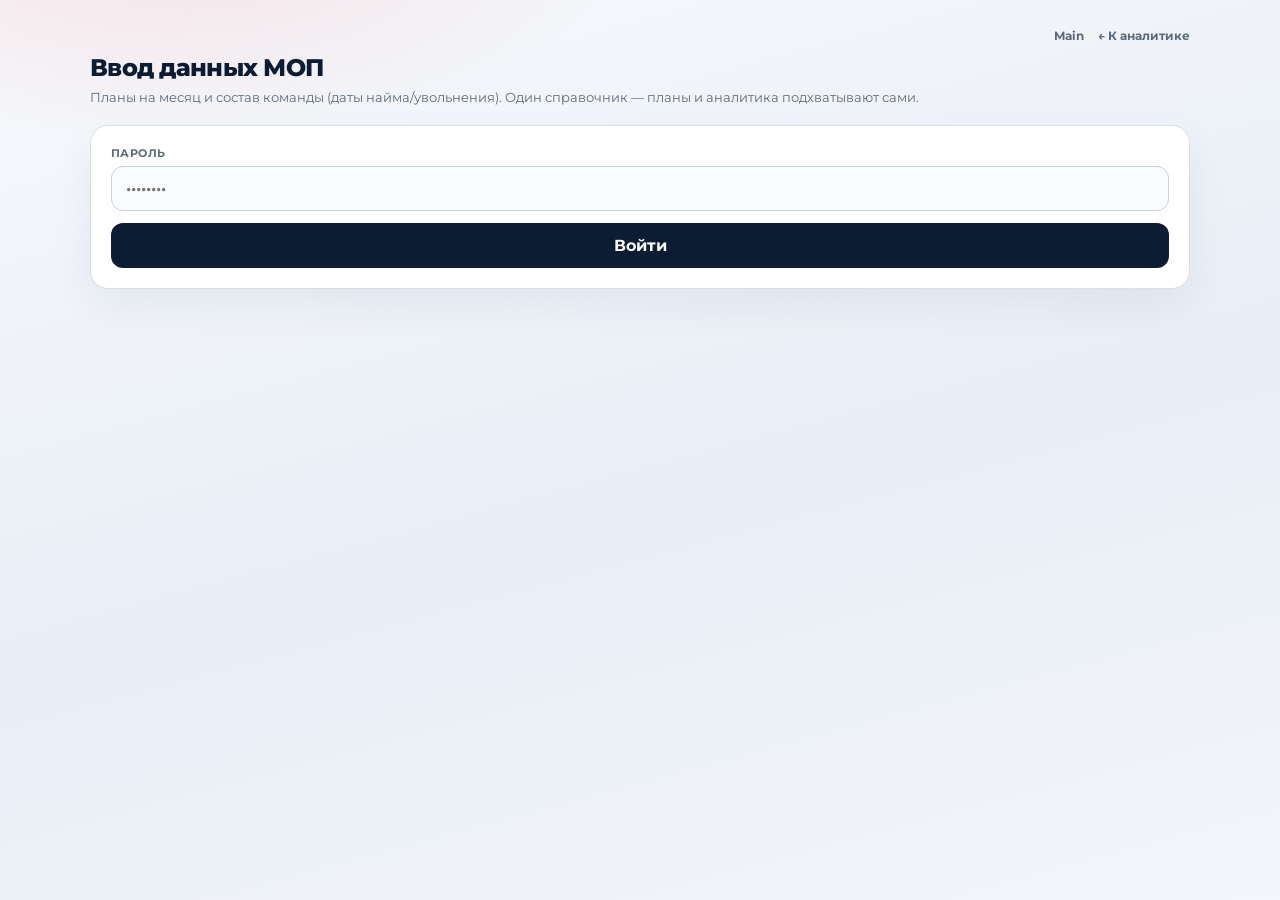
<file: qtvMkYSv6sTIUG/index.html>
<!DOCTYPE html>
<html lang="ru">
<head>
  <meta charset="UTF-8" />
  <meta name="viewport" content="width=device-width, initial-scale=1" />
  <meta name="robots" content="noindex,nofollow" />
  <title>Планы МОП · Rustrans</title>
  <link rel="icon" href="https://141-105-71-134.sslip.io/favicon.svg" type="image/svg+xml" />
  <link rel="icon" href="https://141-105-71-134.sslip.io/favicon-32.png" type="image/png" sizes="32x32" />
  <link rel="apple-touch-icon" href="https://141-105-71-134.sslip.io/apple-touch-icon.png" />
  <link href="https://fonts.googleapis.com/css2?family=Montserrat:wght@500;700;800&display=swap" rel="stylesheet" />
  <style>
    :root { --navy:#0b1c33; --red:#e30613; --muted:#5b6b7c; --line:#d9e0ea; }
    * { box-sizing:border-box; }
    body {
      margin:0; min-height:100vh; font-family:Montserrat,system-ui,sans-serif; color:var(--navy);
      background:
        radial-gradient(900px 420px at 12% -10%, rgba(227,6,19,.10), transparent 55%),
        linear-gradient(165deg, #f7f9fc, #e8eef6 55%, #f3f6fa);
      padding:28px 16px;
    }
    .wrap { width:min(1100px,100%); margin:0 auto; }
    h1 { margin:0 0 6px; font-size:24px; font-weight:800; letter-spacing:-.03em; }
    .sub { margin:0 0 18px; color:var(--muted); font-size:13px; line-height:1.45; }
    .card {
      background:#fff; border:1px solid var(--line); border-radius:18px; padding:20px;
      box-shadow:0 16px 40px rgba(11,28,51,.06); margin-bottom:14px;
    }
    .field-label {
      display:block; font-size:11px; font-weight:700; text-transform:uppercase;
      letter-spacing:.04em; color:var(--muted); margin:0 0 6px;
    }
    input[type=password], input[type=month], input[type=number], button { font:inherit; }
    input[type=password], input[type=month], input[type=number] {
      width:100%; border:1px solid #c9d3e0; border-radius:12px; padding:12px 14px;
      margin-bottom:12px; background:#fbfcfe; font-weight:600;
    }
    input[type=number]:disabled { opacity:.45; background:#eef2f7; }
    .meta {
      display:flex; flex-wrap:wrap; gap:10px 16px; font-size:12px; color:var(--muted);
      margin:0 0 14px; padding:10px 12px; background:#f7fafc; border-radius:12px;
    }
    .meta strong { color:var(--navy); }
    .sec { border-top:1px solid var(--line); padding-top:14px; margin-top:14px; }
    .sec:first-child { border-top:0; padding-top:0; margin-top:0; }
    .sec h3 { margin:0 0 10px; font-size:13px; font-weight:800; }
    .metric {
      border:1px solid var(--line); border-radius:14px; padding:12px; margin-bottom:10px;
      background:#fbfcfe;
    }
    .metric.undef { background:#f3f5f8; }
    .metric-head {
      display:flex; flex-wrap:wrap; gap:8px 14px; align-items:center; justify-content:space-between;
      margin-bottom:8px;
    }
    .metric-head .lab { font-size:13px; font-weight:700; }
    .chk {
      display:flex; align-items:center; gap:8px; font-size:12px; font-weight:600; color:var(--muted);
      cursor:pointer; user-select:none;
    }
    .chk input { width:16px; height:16px; accent-color:var(--navy); }
    .mgr {
      display:grid; grid-template-columns:1fr 150px; gap:8px; align-items:center;
      margin-top:6px;
    }
    .mgr .name { font-size:13px; font-weight:700; }
    .mgr input { margin-bottom:0; }
    button {
      width:100%; border:0; border-radius:12px; padding:13px 18px;
      background:var(--navy); color:#fff; font-weight:700; cursor:pointer;
    }
    button.secondary {
      background:#fff; color:var(--navy); border:1px solid #c9d3e0; margin-bottom:12px;
    }
    button:disabled { opacity:.55; cursor:wait; }
    .msg { margin-top:12px; font-size:13px; font-weight:600; display:none; white-space:pre-wrap; }
    .msg.show { display:block; }
    .msg.ok { color:#1b7f4e; }
    .msg.err { color:var(--red); }
    .hint { font-size:12px; color:var(--muted); line-height:1.45; }
    .tabs { display:flex; gap:8px; margin:0 0 14px; }
    .tabs button {
      width:auto; flex:1; background:#fff; color:var(--navy); border:1px solid #c9d3e0;
      padding:10px 12px; font-size:13px;
    }
    .tabs button.active { background:var(--navy); color:#fff; border-color:var(--navy); }
    .team-head, .team-row {
      display:grid;
      grid-template-columns: minmax(140px,1.4fr) minmax(100px,1fr) 88px 96px 56px 120px 120px 52px;
      gap:10px;
      align-items:center;
    }
    .team-head {
      margin:0 0 8px; padding:0 4px;
      font-size:11px; font-weight:700; text-transform:uppercase; letter-spacing:.04em; color:var(--muted);
    }
    .team-row {
      padding:12px; margin-bottom:8px; border:1px solid var(--line); border-radius:12px; background:#fbfcfe;
    }
    .team-row input[type=text],
    .team-row input[type=date],
    .team-row input[type=number],
    .team-row select {
      width:100%; margin:0; padding:10px 12px; border-radius:10px; border:1px solid #c9d3e0;
      background:#fff; font:inherit; font-size:13px; font-weight:600; color:var(--navy);
    }
    .team-row .on {
      display:flex; justify-content:center; align-items:center;
    }
    .team-row .on input { width:18px; height:18px; accent-color:var(--navy); }
    .team-onec {
      grid-column:1 / -1;
      display:grid; grid-template-columns: 120px 1fr; gap:8px 10px; align-items:center;
    }
    .team-onec label {
      font-size:11px; font-weight:700; text-transform:uppercase; letter-spacing:.04em; color:var(--muted);
    }
    .team-onec input {
      width:100%; margin:0; padding:10px 12px; border-radius:10px; border:1px solid #c9d3e0;
      background:#fff; font:inherit; font-size:13px; font-weight:600; color:var(--navy);
    }
    .team-b24 {
      grid-column:1 / -1; font-size:11px; color:var(--muted); line-height:1.4;
      padding:6px 8px; background:#eef2f7; border-radius:8px;
    }
    .team-b24 b { color:var(--navy); }
    @media (max-width:900px) {
      .team-head { display:none; }
      .team-row {
        grid-template-columns:1fr 1fr;
        gap:8px 10px;
      }
      .team-row > *:nth-child(1),
      .team-row > *:nth-child(2) { grid-column: span 2; }
      .team-onec { grid-column:1 / -1; grid-template-columns:1fr; }
      .team-b24 { grid-column:1 / -1; }
    }
    .panel { display:none; }
    .panel.active { display:block; }
    #gate { display:block; }
    #app { display:none; }
    .topnav { display:flex; justify-content:flex-end; gap:14px; margin:0 0 10px; }
    .to-analytics {
      font-size:12px; font-weight:700; color:var(--muted); text-decoration:none;
    }
    .to-analytics:hover { color:var(--navy); }
  </style>
</head>
<body>
  <div class="wrap">
    <div class="topnav">
      <a class="to-analytics" href="https://141-105-71-134.sslip.io/">Main</a>
      <a class="to-analytics" href="https://141-105-71-134.sslip.io/jGauTnQDLLRc3j/">← К аналитике</a>
    </div>
    <h1>Ввод данных МОП</h1>
    <p class="sub">Планы на месяц и состав команды (даты найма/увольнения). Один справочник — планы и аналитика подхватывают сами.</p>

    <div class="card" id="gate">
      <div class="field-label">Пароль</div>
      <input id="password" type="password" autocomplete="current-password" placeholder="••••••••" />
      <button type="button" id="unlock">Войти</button>
      <div class="msg" id="gate-msg"></div>
    </div>

    <div id="app">
      <div class="tabs">
        <button type="button" class="active" data-tab="plans">Планы</button>
        <button type="button" data-tab="team">Состав команды</button>
      </div>

      <div class="panel active" id="panel-plans">
        <div class="card">
          <div class="field-label">Месяц</div>
          <input id="month" type="month" />
          <button type="button" class="secondary" id="reload">Загрузить месяц</button>
          <div class="meta" id="meta">—</div>
          <div id="sections"></div>
          <button type="button" id="save">Сохранить планы</button>
          <div class="msg" id="msg"></div>
        </div>
      </div>

      <div class="panel" id="panel-team">
        <div class="card">
          <p class="hint" style="margin-top:0">
            Ручные даты «с / по» всегда можно задать здесь (старые учётки).
            Тумблер <b>Б24</b> — брать даты из Битрикс: приём из поля «Дата принятия на работу»;
            увольнение только если учётка <b>неактивна</b> и заполнено «Дата уволнения».
            Поле <b>1С</b> — ФИО менеджера из xlsx (несколько вариантов через запятую).
            Технически выключить дубль — снять «вкл».
          </p>
          <div class="team-head">
            <div>Имя</div><div>Ключ РНП</div><div>Роль</div><div>Bitrix ID</div>
            <div>Б24</div><div>С</div><div>По</div><div>Вкл</div>
          </div>
          <div id="team-body"></div>
          <button type="button" class="secondary" id="team-add" style="margin-top:12px">+ Добавить сотрудника</button>
          <button type="button" id="team-save">Сохранить состав</button>
          <div class="msg" id="team-msg"></div>
        </div>
      </div>

      <div class="card hint">
        Форма на GitHub Pages шлёт данные на VPS (<code>/p</code>).
        Состав пишется в <code>config/analytics.yaml</code>; планы — в <code>data/warehouse/plans/</code>.
      </div>
    </div>
  </div>

  <script>
    const SALT_B64 = '76p5oPq1BDGfV0HRKTAQkw==';
    const IV_B64 = 'sl91RQXghjC+kFA+';
    const DATA_B64 = 'mNVTNd04QkRiEiedvS8IG8aFwZpxku/nEGiBiCn0bCm3LzzLGjOLpILgGoWSVSraC7RUmu/P6eZeDZmMH1cmuNQa3jAbtpgLfpEnykKSbHEpVWmEBNt5arDeGD2Fqd/W9F2E8mV0Bpi86QphS0gz5l53iO2gfi+n36oHiCCI7iMIRzH5OEXU0IOmFvpvspXmLHAbJzBPXwjCwEi65FeX6qSHJzQuSUwca0LYI8wdJAzPlCVSDRAiBbtadoZV3aSnoMF1WzFknRSe/q48urXP79kP3UZ3quVH5pbz6REVGP4WlMtFbUyNIvFNoX0DRt+osQVFTdLj0B2rTvWbt+sjnqZ6XToCvYyB1T1hNUrgm1eJ/MDhiGFyyxC8BO/xR7+z5ZZMHyrKDHlLZgnQ4nJ7BuZ/EJWS17ExKsCirMJlcQjSj9/l0R/2Bi1Ok26Qw55ZVRpWz19QSCDfkh9HAuYa0k+hwDm3kL/gvAoTORT9xlxq855vNUW4vDStuqYKoCTp+hQHF1W6fUNyZK/TQmHfm7gQxmi4HD1Germ6pRuWOq9TdbX+QdV71T0rMDgREMXCxcYh/eZJV+Z/[base64]/K3dspwU9sX+TOaHGNZMmRNjKY3WvC+4uebAeoYFJHoSVovuKsRLnDUKbIusf/qP3+cCic08wdByoDwaZRJUszOpJQwWGm8rpmV+qf/CpkbXsrbxxyHN0Wqx37FXnK/+FPEf4wYvWmd3ib2BtnRweRTFkaGLykSEo5HNmJk6Mu1m/W/7UMp7WVAYo78KBfGJmWnDcH/fQEiWZgMkmT/UA8ccjzzgaenxdn1Ka7ixE0CucEDEdp1GhQe9JEOyCyFKiNo2f7CpBNJTLJ2K2KroFD8hIIDk1UTAkccdTP2iSJeHJCeox/QDoY223wyw1nK4cj+zfMM+VLAokIZ6Vfce2NT/JY0vj7fD7uqfislw/2khWLHBB4RhxVSnrMQ6VMDjQIztaqZvuOLXXNxh/1pZFSgecz9k5sxxSpSlaYUirGI8ue9XIEZ+P5kBIoHWYkj6/E89JJzS/VOnVCHwQC8CXgJBsB5gpBama+SjdSezVX3dYPakAXzPa8zZSJ/P9p9FqYD7H4Yxrp5SK/i0FX507YH2xpbGcTFKbj+g+MLosCtxRKJMwyhBNq3fboK8hFk68vfOA+DR/uDCg/fiCw1VBKwa7ZjUeo/lbWqXEyXI9ouxYGoTGvLoeXNplo4YjZHqBAm0XMho1MngQTTRKl1U+5bXIgGt9CMwex6w9q+mktZdBsyIO7jWaJEjZ15Mt6DzfgP2FLUjjSBTh4OfcUFZfrvEP0jt1Z7H/Dr27lfpQjIFrjhLYfUMaECeNShJ+LVBt4QU53/j+7ltBItipnahh2vUdDXOaJmboulZwsk3H5nhOU2VTNLDSYR2DpuF09mkRS9six6nh/XBAE81kwm3+0iYj5B2xAjmHrvijc/OnZ3f0IggVAsz0WkYXUWftC6K/+eQRXkk7SiNadtejjHjfOfMWqo+8Qx68FhGJ+PJVvg0z8Hlfu5gO4J59UlNtoA1s75mJFD/3awLy64VY6xKLBY6ANwxbC/pMYLJMadIp57a7GQoXT3x1U2fYxIzvSQOBjuSDUW8RM2PAnzJ45Ynzuz2rmoY+hxynsHqmVyWnFGpIGhun/l2KLGkHXcu2I8h+YS3eIWnTrhVb0B23aldDfGv3QyhKpwjRZKI2SmERnjmxTrEkZOf0Hiyo/etawOHNAimX4U9s14XJxyn/AmU6ADsMga70MD+Gli6BY2FGbAY9BKyH9e0Is6m/3gcjCWvzJAyETiprJ/FKHxN/oJulshbdK1ep9P1KbjDRJL+C6ysrUUj5gWTMVJ4ogPuTulkPAIygrxZ6U32gHeFzBxouufb+oEwzTVnJqGfZXK3vOgnVCTjc7VaHYQZAtRt/J1XEdZ9PQBezy9VxrRBBpGeEzi+q83lEzr6ybd3yq/usf9FxVlz5Nijf7rCCXqh0K5Q9e7EFrgsAYvtNWrxw8bt27IDkypBN6OfXGmlcO1GvNicR3QjHSxf6+KbcSXfeod6f9WsiAu/Znyzb9+/8SC5iOc+pFQxGa6wFY84Le2mL8LLl+PPKV25uj3kBg2H5aUfe7r3hp1tAQbn8hYhtR3Y6/NPzWNmf+m5j5p1lqwoIh6OKY0T1Hf9wDNmMH2/r7Z5NPyjBc7/UsWIKXLrn6hfFZ+TvjKWTyCJjDCjnx01tpx2zenb7TwDD7T2EyBZ/16m23hrYUM0pFSjKpwT3QTeUkG5fBpVvECxBTxEyJ6FNy6se0cHJonhy9DPrdHUDOJGnakANS+dRebvEygEYJnhTRZ7vSFvy1Ehb92cUYnsdCt6KYL2tWUF5Id5FWi+HPTkTcj6nIdjoSo6sIFEAesFwHtF1ZinJQciLso2uF7gQbwkvB3a4uVcTBOA8v8rKFIE/e5z58+hzKQCUumf9frGrq+e3u8nNDEKaRnXIS/TCH/O/ktlt0vu+vnNq55f9hYOl/kprlkMtO+xY0Mqw/2yWKWV+Fqxg8WGX23u/lwlL6dlPgbx7wyswrvySo17Tz2P05ikRyHsTK2fY28p7BraRYixrQtiQCi88eeXqJfHxSek2fi/OWI5SIA2TSa14IWMm2R44tIxdVNJ5EKvkA9DaM/tiR7/aXJF/5g0Q0xdV3LfB7dzAhsgwLKuVUYp8uRRHm982IJpTUwdaSLX22Q7+Huf91NcGJx6vK2Bm2OyX37VIzHXXW/3VyAE9QjQvLGNY1gQwivJ4LcH4iLEAGlq+zAgE1t3r8uYqTMrZfRG9gIWDJdQJmByz/8A0ZylT3gVM+IG+ttk0KlLVZrvzbhFrdjXr4q6uAX3Uj5cagMAVh/I9GZEkW7XqyQIZy3mgtdlDWfEqAcypDBea1kujBgQre0anYzxYzPH1rxOpDCyFHmpLLjsNxI/8ucEqtRqz1+aDLpbyMO7+x1IvHkYzHUVrr7CAZW9Iox9HGC2hvRJ6wA7Smkv0tI5Wd9hvF9VqCpoP+xNqrI9p9sDp84+A5lw7yL8Bm3QwpH8fKGE1Zpo/4XWzLA4LZazvLpGSDGbWI6LhSyGVsCO05G7JirT+sH75UEVYaSloFPxMxjomjNNeISQgbWtTp6dlBLcQ4no/4zFY2RWiiRnb+XMgHpVbr+2tLpWuJWpeCyOqQSDY3TogO8T3pc/MbNU4BSDYPU7ZmKdiXdpqleUmlNFwdIyPFJAHOSNroKZz9vq9Mcmt0vrh0WfYv2v82UaZrzj/+gHhy6KywxiFrK+w4SVFPayvi5ZKlBYSBq7Yso8joOTawFc92jtREj/vkLEVpmBsWcNpmilUtI+/[base64]//egB3HIkpEYLK0NBBbtViBhevDhxAxDTQIfvfIZWn0BWYV6ls8ueOw4wE/CCgPDUd6PPODnvOTcqv56KhettJ+weB7eWdvshHMYAxaoAovhsbx1DXO4fFixHpAsFPWoUpesGiWnU/EbsKboHBkjpSF+RDooZQum25v1KaZSnxjUf4TFlJxB1IWzQXVsD+TlrMIttp4AebGgdi0w6Ne5Xq2GB+WXYs6fdXjNPm/iMdYKGjafIRt3CGWSeXLzi/nZ+0J0oMHi8D8EqDiThzn64Q8W345ULn98LFRjKjpCBCqjlymyFJ+N7SQpf761155+902geQ93GlRd9RFlRq0Ap1CbuKGqIxemzFhSJakZ3Gy1SlcOAsZb/l2pUya/K1CfxIYHoYiVsvXZNHtW3MIHbN6D4R/EPxQYDL36YA/8nkDVDSolFkjYbKya492MPvsklZV3VNRfnVowK4nmD4E5zSAd4SunhlauzzVzAUZiy/RmJWnQ9r7xfn8wnElSDOhCgAh58yESdwREX3YhZBR2Gmu61FznFsC/Njd0OiNqeLRsXR15tmZ3U4RKr2CyHhprbt6dDhZxlnqKvukbAprTRsW0XEQOPGeVIBt4aNaleQVlBiH9REN/i5E9fERIjqHxvPHznhPEIHRTmTyvcQy/0l7cHGG5SDPdpFhG9PsgShJJhyATp8xBLIkN6I17KROdyWABymzxqnl/6W+rVPJPutfS+ly21/duBQyfnIIRjiNQBIt943Gj34OlzcXd5vpJMLCNUOhyaC2Q9ORgt4FbPI/QFU+ALGQ7FBLSOGyDi6wy19rwQ73bZJt8TbNsBr7+kDJhoFAPw38v/0DrshSoCa9D/P0RW+c836a5oGTIvVQvXGP8qGZjsMSprmZKJXd+6FG4RZdmrcohghGUG623ww54Z6YTrhwa9zIACu28cBoqbSHL+tZdDb1/1IpF+7Owq0uvWPgCSB29JY3GaMav9eu0iG55mPFkXsxp+WEiUg/GCWGh6rJv0uAUHUAd0EzVfgTDC1kdQjwRgJR/jH+879TfzxvfP1fZaINEELIddjs16IGjQrttX9R6ta/RMearu4tOyv0T3TSyRWJwDy9n9yvtI/b2KuA3gLBORcge/DQQhXS/5BhkoJUC9jJ4ivOZPYLqbsrSnelOfHJa0GmgPjQl+H/yXLUpTTQB8rHOwZwYMzD/+5lvMzq46EIme/3eL8fa8A8tYJqPpVhSO9C+7i+Ydg3iL1R7AFtnFfUb0xH+QDj0dBx64P5L9/zW1SIt1UQApVgdM4Bo8XuD/GyU1qjg3uG6Mzrx3iGfFtyFgC9Gg+1FCn4lcwIkB8hG7qgcGpZiokjxyLEmqzz+BpU6QsvjM/DoD396sWw+KNJPIk9nAqkhd16I7Ae3sDOBlX1GxjEH2iIjuDpoCcN7ZI179Cm2x11FjSIDrApFIN3qcA8SFeWHncw3lR39355SCKqrgDu5uxdpkNHtyajkaPOdfkjObM9JLcv58GnHVUea17R4lrV3tHabu28nB/w2IMXFHu1kwbnS1U+6NhuRl0Ffptehj8h/6gRCZFhZJroAHWPQ7lurTzA1Npun+osPbx4H3j4vGqva2DIxA1KSfJY/uZXCjgH9jy+Y8cCoA8sYyPhe5h6bfcGFGGx6ZOTpTbPFSpcLnUr2tkoavkqKHbsff7dFEG8PfcUnHiSgZostpRNa+/81Hckv0cZcViMFn+2Uy0PLmKF3BKX/459S+wJTqltt1qyapJ41XGWKNMFyFh5DZYdRQt5dKW6INFqoem/wNO8gFLcU8mSgaGB0rILvHWSvk0EPsl3a+jK7At/qfi7qRk/Tomobw7oG58gnKTfPjDeawrCkb8+CD/[base64]/mSxEjAGTkOFKSgx3+ItUw4q1b3jUdtBj9bUpXSTW3c1YjQhFNGiB574VAEP5fzRcL+C8rtTcOITwB98RDwtQnd5rdLEA9fBnsxX1bRBt//QY2TMJmqdpd4R0y2Zs4KVyKC107p+J8IFHnC6HDou9a88uT/xIV5ns4OtOivtbHNTN77UEjwMeRFi7um4KH33JP6XgF3taNS5sx2C+un8XSGWNAvKG1cG/xRvlLj7YIHIXT1l9V4+24/JXIcLGGzxLv52b9Cn5qgpXtLIs8pfJyy7j8K8osSkOhYpDEUu6raEQhj2XSUzvfh98mL+TvROigbSlIsO3eB1vnSdSslVsamO5GWooyJDumsavtESsj9Zk+UzsUs2ETc5PB8Iovadr2l0OXGkeGfgHVWpnZx9ky/AE+H94KvzqqtGKX4F1fQjAXxdz+OfEeKggcIv1ujXZ2lI9QkrEyTGFys6g8Ew==';
    const ITERATIONS = 50000;
    const SECTIONS = [{"title": "KPI 0. Выручка", "metrics": [{"key": "revenue", "label": "Выручка по реализациям, ₽", "kind": "money"}]}, {"title": "KPI 1. Сделки / УПД", "metrics": [{"key": "deals_cnt", "label": "Сделки, шт", "kind": "num"}, {"key": "deals_sum", "label": "Сделки, ₽", "kind": "money"}, {"key": "upd", "label": "УПД, шт", "kind": "num"}]}, {"title": "KPI 1.1. Запрос на поставку", "metrics": [{"key": "supply_cnt", "label": "Запросы созданные, шт", "kind": "num"}, {"key": "supply_sum", "label": "Запросы сумма, ₽", "kind": "money"}]}, {"title": "KPI 2–3. Счета", "metrics": [{"key": "invoices_cnt", "label": "Счета выст., шт", "kind": "num"}, {"key": "invoices_paid_cnt", "label": "Счета опл., шт", "kind": "num"}, {"key": "invoices_sum", "label": "Счета выст., ₽", "kind": "money"}, {"key": "invoices_paid_sum", "label": "Счета опл., ₽", "kind": "money"}]}, {"title": "KPI 4. Лиды", "metrics": [{"key": "leads", "label": "Лиды созданные, шт", "kind": "num"}, {"key": "leads_converted", "label": "Лиды сконвертир., шт", "kind": "num"}]}, {"title": "KPI 5. Договоры", "metrics": [{"key": "contracts_init", "label": "Договоры сформир., шт", "kind": "num"}, {"key": "contracts_signed", "label": "Договоры подп., шт", "kind": "num"}]}, {"title": "KPI 6. Звонки", "metrics": [{"key": "calls", "label": "Звонки, шт", "kind": "num"}, {"key": "calls_30", "label": "Звонки 30–60с, шт", "kind": "num"}, {"key": "calls_60", "label": "Звонки >60с, шт", "kind": "num"}, {"key": "talk_time_sec", "label": "Время на линии, сек (месяц)", "kind": "num"}]}, {"title": "KPI 7. Коммуникации мессенджеры", "metrics": [{"key": "wazzup_msg", "label": "Мессенджеры сообщения, шт", "kind": "num"}, {"key": "wazzup_dlg", "label": "Мессенджеры диалоги, шт", "kind": "num"}]}, {"title": "KPI 8. Email", "metrics": [{"key": "email_in", "label": "Email вх., шт", "kind": "num"}, {"key": "email_out", "label": "Email исх., шт", "kind": "num"}]}];
    let CFG = null;
    let NW = new Set();
    let PASS = "";
    let LIVE_MANAGERS = [];
    let TEAM_ROWS = [];
    const REMEMBER_DAYS = 7;
    const PW_COOKIE = "rtl_manage_pw";

    function setPwCookie(pw) {
      const maxAge = REMEMBER_DAYS * 24 * 60 * 60;
      const secure = location.protocol === "https:" ? "; Secure" : "";
      document.cookie = PW_COOKIE + "=" + encodeURIComponent(pw)
        + "; Max-Age=" + maxAge + "; Path=/; SameSite=Lax" + secure;
    }
    function getPwCookie() {
      const parts = document.cookie.split(";");
      for (const raw of parts) {
        const p = raw.trim();
        if (p.startsWith(PW_COOKIE + "=")) return decodeURIComponent(p.slice(PW_COOKIE.length + 1));
      }
      return "";
    }
    function clearPwCookie() {
      document.cookie = PW_COOKIE + "=; Max-Age=0; Path=/; SameSite=Lax";
    }

    const b64 = (s) => Uint8Array.from(atob(s), c => c.charCodeAt(0));

    async function deriveKey(password, salt) {
      const enc = new TextEncoder();
      const base = await crypto.subtle.importKey("raw", enc.encode(password), "PBKDF2", false, ["deriveKey"]);
      return crypto.subtle.deriveKey(
        { name:"PBKDF2", salt, iterations:ITERATIONS, hash:"SHA-256" },
        base,
        { name:"AES-GCM", length:256 },
        false,
        ["decrypt"]
      );
    }

    function workDays(ym) {
      const parts = ym.split("-");
      const y = +parts[0], m = +parts[1];
      if (!y || !m) return 0;
      let n = 0;
      const d = new Date(Date.UTC(y, m - 1, 1));
      while (d.getUTCMonth() === m - 1) {
        const iso = d.toISOString().slice(0, 10);
        if (!NW.has(iso)) n += 1;
        d.setUTCDate(d.getUTCDate() + 1);
      }
      return n;
    }

    function show(el, text, ok) {
      el.textContent = text;
      el.className = "msg show " + (ok ? "ok" : "err");
    }

    function allMetricKeys() {
      const keys = [];
      SECTIONS.forEach(s => s.metrics.forEach(m => keys.push(m.key)));
      return keys;
    }

    function normalizePlan(raw) {
      const metrics = {};
      const undef = new Set();
      allMetricKeys().forEach(k => { metrics[k] = {}; });

      if (raw && raw.metrics && typeof raw.metrics === "object") {
        Object.keys(raw.metrics).forEach(k => {
          metrics[k] = Object.assign({}, raw.metrics[k] || {});
        });
      }
      // legacy
      if (raw && raw.revenue_plan) {
        metrics.revenue = Object.assign(metrics.revenue || {}, raw.revenue_plan);
      }
      if (CFG && CFG.yaml_fallback && (!raw || !raw.metrics) && !raw?.revenue_plan) {
        metrics.revenue = Object.assign({}, CFG.yaml_fallback);
      } else if (CFG && CFG.yaml_fallback && Object.keys(metrics.revenue || {}).length === 0) {
        metrics.revenue = Object.assign({}, CFG.yaml_fallback);
      }

      const listed = Array.isArray(raw && raw.undefined_metrics) ? raw.undefined_metrics : null;
      if (listed) {
        listed.forEach(k => undef.add(k));
      } else {
        // новый месяц: всё кроме выручки — «не определён», пока не задали
        allMetricKeys().forEach(k => {
          if (k === "revenue") return;
          const vals = Object.values(metrics[k] || {});
          const has = vals.some(v => v != null && v !== "");
          if (!has) undef.add(k);
        });
      }
      return { metrics, undefined_metrics: [...undef] };
    }

    function renderForm(state) {
      const host = document.getElementById("sections");
      host.innerHTML = "";
      const undef = new Set(state.undefined_metrics || []);
      SECTIONS.forEach(sec => {
        const box = document.createElement("div");
        box.className = "sec";
        box.innerHTML = "<h3>" + sec.title + "</h3>";
        sec.metrics.forEach(m => {
          const isUndef = undef.has(m.key);
          const block = document.createElement("div");
          block.className = "metric" + (isUndef ? " undef" : "");
          block.dataset.key = m.key;
          const head = document.createElement("div");
          head.className = "metric-head";
          head.innerHTML =
            '<div class="lab">' + m.label + '</div>' +
            '<label class="chk"><input type="checkbox" data-undef="' + m.key + '"' +
            (isUndef ? " checked" : "") + ' /> План не определён</label>';
          block.appendChild(head);
          const mgrs = document.createElement("div");
          mgrs.className = "mgrs";
          (LIVE_MANAGERS.length ? LIVE_MANAGERS : (CFG.managers || [])).forEach(mgr => {
            const key = mgr.rnp_key;
            const row = document.createElement("div");
            row.className = "mgr";
            const val = (state.metrics[m.key] || {})[key];
            row.innerHTML =
              '<div class="name">' + key + '</div>' +
              '<input type="number" min="0" step="' + (m.kind === "money" ? "1000" : "1") +
              '" data-metric="' + m.key + '" data-mgr="' + key + '" value="' +
              (val == null || val === "" ? "" : val) + '"' +
              (isUndef ? " disabled" : "") + " />";
            mgrs.appendChild(row);
          });
          block.appendChild(mgrs);
          box.appendChild(block);
        });
        host.appendChild(box);
      });

      host.querySelectorAll("input[data-undef]").forEach(chk => {
        chk.addEventListener("change", () => {
          const key = chk.getAttribute("data-undef");
          const block = host.querySelector('.metric[data-key="' + key + '"]');
          const on = chk.checked;
          if (block) block.classList.toggle("undef", on);
          host.querySelectorAll('input[data-metric="' + key + '"]').forEach(inp => {
            inp.disabled = on;
          });
        });
      });
    }

    function collectState() {
      const metrics = {};
      const undefined_metrics = [];
      allMetricKeys().forEach(k => { metrics[k] = {}; });
      document.querySelectorAll("input[data-undef]").forEach(chk => {
        if (chk.checked) undefined_metrics.push(chk.getAttribute("data-undef"));
      });
      const undef = new Set(undefined_metrics);
      document.querySelectorAll("input[data-metric]").forEach(inp => {
        const mk = inp.dataset.metric;
        const mgr = inp.dataset.mgr;
        if (undef.has(mk)) return;
        if (inp.value === "") return;
        metrics[mk][mgr] = Number(inp.value);
      });
      // убрать пустые объекты метрик
      Object.keys(metrics).forEach(k => {
        if (!Object.keys(metrics[k]).length) delete metrics[k];
      });
      return { metrics, undefined_metrics };
    }

    function ghHeaders() {
      return {
        "Authorization": "Bearer " + CFG.token,
        "Accept": "application/vnd.github+json",
        "X-GitHub-Api-Version": "2022-11-28"
      };
    }

    function decodeGitContent(b64text) {
      const clean = String(b64text || "").replace(/\s/g, "");
      const bin = atob(clean);
      const bytes = new Uint8Array(bin.length);
      for (let i = 0; i < bin.length; i++) bytes[i] = bin.charCodeAt(i);
      return new TextDecoder("utf-8").decode(bytes);
    }

    async function unlock(password) {
      const key = await deriveKey(password, b64(SALT_B64));
      const plain = await crypto.subtle.decrypt({ name:"AES-GCM", iv:b64(IV_B64) }, key, b64(DATA_B64));
      CFG = JSON.parse(new TextDecoder().decode(plain));
      if (!CFG) throw new Error("bad config");
      if (CFG.api) {
        /* local / VPS hub */
      } else if (!CFG.token || !CFG.repo) {
        throw new Error("bad config");
      }
      PASS = password;
      setPwCookie(password);
      NW = new Set(CFG.non_working_dates || []);
      LIVE_MANAGERS = CFG.managers || [];
      const now = new Date();
      const ym = now.getFullYear() + "-" + String(now.getMonth() + 1).padStart(2, "0");
      document.getElementById("month").value = ym;
      document.getElementById("gate").style.display = "none";
      document.getElementById("app").style.display = "block";
      if (CFG.api) {
        try {
          const br = await fetch(CFG.api.replace(/\/$/, "") + "/api/bootstrap", {
            method: "POST",
            headers: { "Content-Type": "application/json" },
            body: JSON.stringify({ password: PASS })
          });
          const bj = await br.json().catch(() => ({}));
          if (br.ok) {
            if (bj.default_month) document.getElementById("month").value = bj.default_month;
            if (Array.isArray(bj.managers) && bj.managers.length) {
              LIVE_MANAGERS = bj.managers;
              CFG.managers = bj.managers;
            }
            if (Array.isArray(bj.team)) {
              TEAM_ROWS = bj.team;
              renderTeam();
            }
          }
        } catch (e) { /* month load will surface errors */ }
      }
      await loadMonth();
      await openTabFromHash();
    }

    async function loadMonth() {
      const msg = document.getElementById("msg");
      const btn = document.getElementById("reload");
      msg.className = "msg";
      if (!CFG) { show(msg, "Сначала введите пароль", false); return; }
      const ym = document.getElementById("month").value;
      if (!ym) { show(msg, "Выберите месяц", false); return; }
      const wd = workDays(ym);
      let raw = null;
      let source = "new";
      let updated = "—";
      btn.disabled = true;
      const prevLabel = btn.textContent;
      btn.textContent = "Загрузка…";
      try {
        if (CFG.api) {
          const r = await fetch(CFG.api.replace(/\/$/, "") + "/api/month", {
            method: "POST",
            headers: { "Content-Type": "application/json" },
            body: JSON.stringify({ password: PASS, month: ym })
          });
          const j = await r.json().catch(() => ({}));
          if (!r.ok) throw new Error(j.detail || j.message || ("HTTP " + r.status));
          if (Array.isArray(j.managers) && j.managers.length) {
            LIVE_MANAGERS = j.managers;
            CFG.managers = j.managers;
          }
          raw = {
            metrics: j.metrics || {},
            undefined_metrics: j.undefined_metrics || [],
            revenue_plan: j.revenue_plan || {},
            updated_at: j.updated_at
          };
          source = j.file_exists ? "file" : "new";
          updated = j.updated_at || "—";
        } else {
          const path = "data/warehouse/plans/" + ym + ".json";
          const r = await fetch(
            "https://api.github.com/repos/" + CFG.repo + "/contents/" + path + "?ref=" + encodeURIComponent(CFG.branch || "main"),
            { headers: ghHeaders() }
          );
          if (r.status === 200) {
            const j = await r.json();
            const text = decodeGitContent(j.content);
            raw = JSON.parse(text);
            source = "file";
            updated = raw.updated_at || "файл есть";
          } else if (r.status === 404) {
            source = "new";
          } else {
            const j = await r.json().catch(() => ({}));
            throw new Error(j.message || ("GitHub " + r.status));
          }
        }
        const state = normalizePlan(raw);
        document.getElementById("meta").innerHTML =
          "<span>Рабочих дней: <strong>" + wd + "</strong></span>" +
          "<span>Источник: <strong>" + source + "</strong></span>" +
          "<span>Обновлено: <strong>" + updated + "</strong></span>";
        renderForm(state);
        show(msg, source === "file"
          ? ("Месяц " + ym + " загружен")
          : ("Месяц " + ym + " — файла ещё нет, показан черновик"), true);
      } catch (e) {
        const m = String(e.message || e);
        show(msg, m.includes("Failed to fetch")
          ? "Сервер не отвечает. Проверьте VPS API / сеть."
          : m, false);
      } finally {
        btn.disabled = false;
        btn.textContent = prevLabel || "Загрузить месяц";
      }
    }

    document.getElementById("unlock").onclick = async () => {
      const el = document.getElementById("gate-msg");
      el.className = "msg";
      try {
        await unlock(document.getElementById("password").value);
      } catch (e) {
        clearPwCookie();
        show(el, "Неверный пароль", false);
      }
    };
    document.getElementById("password").addEventListener("keydown", (e) => {
      if (e.key === "Enter") document.getElementById("unlock").click();
    });

    (async () => {
      const saved = getPwCookie();
      if (!saved) return;
      try {
        await unlock(saved);
      } catch (e) {
        clearPwCookie();
      }
    })();
    document.getElementById("reload").addEventListener("click", (e) => {
      e.preventDefault();
      loadMonth();
    });
    document.getElementById("month").addEventListener("change", () => loadMonth());

    document.querySelectorAll(".tabs button").forEach(btn => {
      btn.addEventListener("click", async () => {
        document.querySelectorAll(".tabs button").forEach(b => b.classList.remove("active"));
        btn.classList.add("active");
        const tab = btn.getAttribute("data-tab");
        document.querySelectorAll(".panel").forEach(p => p.classList.remove("active"));
        document.getElementById("panel-" + tab).classList.add("active");
        if (tab === "team") {
          try { history.replaceState(null, "", "#team"); } catch (e) {}
        } else {
          try { history.replaceState(null, "", location.pathname + location.search); } catch (e) {}
        }
        if (tab === "team" && CFG && CFG.api) {
          try {
            const r = await fetch(CFG.api.replace(/\/$/, "") + "/api/team", {
              method: "POST",
              headers: { "Content-Type": "application/json" },
              body: JSON.stringify({ password: PASS })
            });
            const j = await r.json().catch(() => ({}));
            if (r.ok && Array.isArray(j.team)) {
              TEAM_ROWS = j.team;
              renderTeam();
            }
          } catch (e) {}
        }
      });
    });

    async function openTabFromHash() {
      if ((location.hash || "").replace(/^#/, "") !== "team") return;
      const btn = document.querySelector('.tabs button[data-tab="team"]');
      if (btn) btn.click();
    }

    function onecNamesText(t) {
      const arr = Array.isArray(t.onec_names) ? t.onec_names : [];
      return arr.join(", ");
    }

    function parseOnecNames(raw) {
      if (Array.isArray(raw)) return raw.map(s => String(s || "").trim()).filter(Boolean);
      return String(raw || "").split(/[,;]+/).map(s => s.trim()).filter(Boolean);
    }

    function teamB24Hint(t) {
      const act = t.bitrix_active;
      const hire = t.bitrix_hire || "—";
      const fire = t.bitrix_fire || "—";
      const conf = t.bitrix_fire_confirmed;
      let status = "нет данных dim_users";
      if (act === true) status = "ACTIVE=да";
      else if (act === false) status = "ACTIVE=нет";
      const fireNote = conf
        ? ("увольнение подтверждено → " + (t.employment_to || fire))
        : (act === false && !t.bitrix_fire
          ? "ACTIVE=нет, но дата увольнения в Б24 пуста — в аналитике ещё «работает»"
          : (t.bitrix_fire && act !== false
            ? "дата увольнения есть, но ACTIVE ещё да — не считаем уволенным"
            : "увольнения нет"));
      const mode = t.use_bitrix_employment ? "режим Б24" : "ручной режим";
      const eff = "эффективно: с " + (t.employment_from || "—") + " по " + (t.employment_to || "∞");
      return mode + " · Б24 приём " + hire + " · Б24 увольн. " + fire + " · " + status + " · " + fireNote + " · " + eff;
    }

    function renderTeam() {
      const body = document.getElementById("team-body");
      body.innerHTML = "";
      (TEAM_ROWS || []).forEach((t, idx) => {
        const row = document.createElement("div");
        row.className = "team-row";
        const fromManual = t.employment_from_manual != null ? t.employment_from_manual : (t.employment_from || "");
        const toManual = t.employment_to_manual != null ? t.employment_to_manual : (t.employment_to || "");
        row.innerHTML =
          '<input type="text" data-f="name" data-i="' + idx + '" value="' + (t.name || "") + '" />' +
          '<input type="text" data-f="rnp_key" data-i="' + idx + '" value="' + (t.rnp_key || "") + '" />' +
          '<select data-f="role" data-i="' + idx + '">' +
            '<option value="mop"' + (t.role === "mop" ? " selected" : "") + '>mop</option>' +
            '<option value="head"' + (t.role === "head" ? " selected" : "") + '>head</option>' +
          '</select>' +
          '<input type="number" data-f="bitrix_id" data-i="' + idx + '" value="' + (t.bitrix_id || "") + '" />' +
          '<div class="on" title="Даты из Битрикс24"><input type="checkbox" data-f="use_bitrix_employment" data-i="' + idx + '"' + (t.use_bitrix_employment ? " checked" : "") + ' /></div>' +
          '<input type="date" data-f="employment_from" data-i="' + idx + '" value="' + (fromManual || "") + '" title="Ручная дата приёма" />' +
          '<input type="date" data-f="employment_to" data-i="' + idx + '" value="' + (toManual || "") + '" title="Ручная дата увольнения" />' +
          '<div class="on"><input type="checkbox" data-f="enabled" data-i="' + idx + '"' + (t.enabled === false ? "" : " checked") + ' /></div>' +
          '<div class="team-onec">' +
            '<label for="team-onec-' + idx + '">1С (xlsx)</label>' +
            '<input id="team-onec-' + idx + '" type="text" data-f="onec_names" data-i="' + idx + '" value="' + onecNamesText(t).replace(/"/g, "&quot;") + '" placeholder="Как в колонке менеджера: Фамилия Имя, второй вариант…" />' +
          '</div>' +
          '<div class="team-b24">' + teamB24Hint(t) + '</div>';
        body.appendChild(row);
      });
    }

    function collectTeam() {
      const rows = JSON.parse(JSON.stringify(TEAM_ROWS || []));
      document.querySelectorAll("#team-body [data-f]").forEach(el => {
        const i = +el.getAttribute("data-i");
        const f = el.getAttribute("data-f");
        if (!rows[i]) return;
        if (f === "enabled" || f === "use_bitrix_employment") rows[i][f] = el.checked;
        else if (f === "bitrix_id") rows[i][f] = Number(el.value || 0);
        else if (f === "onec_names") rows[i][f] = parseOnecNames(el.value || "");
        else rows[i][f] = el.value || null;
      });
      return rows;
    }

    document.getElementById("team-add").onclick = () => {
      TEAM_ROWS = collectTeam();
      TEAM_ROWS.push({
        bitrix_id: 0, name: "", rnp_key: "", role: "mop",
        enabled: true, use_bitrix_employment: true,
        employment_from: "", employment_to: null,
        employment_from_manual: "", employment_to_manual: null,
        aliases: [], onec_names: []
      });
      renderTeam();
    };

    document.getElementById("team-save").onclick = async () => {
      const msg = document.getElementById("team-msg");
      msg.className = "msg";
      if (!CFG || !CFG.api) { show(msg, "Состав команды сохраняется только через VPS API", false); return; }
      const team = collectTeam();
      const btn = document.getElementById("team-save");
      btn.disabled = true; btn.textContent = "Сохранение…";
      try {
        const r = await fetch(CFG.api.replace(/\/$/, "") + "/api/team/save", {
          method: "POST",
          headers: { "Content-Type": "application/json" },
          body: JSON.stringify({ password: PASS, team, rebuild: true })
        });
        const j = await r.json().catch(() => ({}));
        if (!r.ok) throw new Error(j.detail || j.message || ("HTTP " + r.status));
        TEAM_ROWS = j.team || team;
        renderTeam();
        await loadMonth();
        show(msg, "Состав сохранён. Аналитика пересобрана." + (j.rebuild_ok === false ? "\nRebuild: " + (j.rebuild_error || "") : ""), true);
      } catch (e) {
        show(msg, String(e.message || e), false);
      } finally {
        btn.disabled = false; btn.textContent = "Сохранить состав";
      }
    };

    document.getElementById("save").onclick = async () => {
      const msg = document.getElementById("msg");
      msg.className = "msg";
      if (!CFG) { show(msg, "Сначала введите пароль", false); return; }
      const ym = document.getElementById("month").value;
      if (!ym) { show(msg, "Выберите месяц", false); return; }
      const state = collectState();
      const payload = {
        month: ym,
        work_days: workDays(ym),
        updated_at: new Date().toISOString().replace(/\.\d{3}Z$/, "Z"),
        source: CFG.api ? "plans_pages_local" : "plans_pages",
        undefined_metrics: state.undefined_metrics,
        metrics: state.metrics,
        revenue_plan: state.metrics.revenue || {}
      };
      const btn = document.getElementById("save");
      btn.disabled = true; btn.textContent = "Сохранение…";
      try {
        if (CFG.api) {
          const r = await fetch(CFG.api.replace(/\/$/, "") + "/api/save", {
            method: "POST",
            headers: { "Content-Type": "application/json" },
            body: JSON.stringify({
              password: PASS,
              month: ym,
              metrics: state.metrics,
              undefined_metrics: state.undefined_metrics,
              revenue_plan: state.metrics.revenue || {},
              rebuild: true
            })
          });
          const j = await r.json().catch(() => ({}));
          if (!r.ok) throw new Error(j.detail || j.message || ("HTTP " + r.status));
          const pub = j.pipeline && j.pipeline.published ? "Витрина опубликована." : "";
          show(msg, "Готово на сервере:\n" + (j.path || "") + "\n" + pub, true);
        } else {
          const path = "data/warehouse/plans/" + ym + ".json";
          const content = btoa(unescape(encodeURIComponent(JSON.stringify(payload, null, 2) + "\n")));
          let sha = null;
          const get = await fetch(
            "https://api.github.com/repos/" + CFG.repo + "/contents/" + path + "?ref=" + encodeURIComponent(CFG.branch || "main"),
            { headers: ghHeaders() }
          );
          if (get.status === 200) {
            const gj = await get.json();
            sha = gj.sha;
          } else if (get.status !== 404) {
            const gj = await get.json().catch(() => ({}));
            throw new Error(gj.message || ("GitHub GET " + get.status));
          }
          const body = {
            message: "plans: " + ym,
            content,
            branch: CFG.branch || "main"
          };
          if (sha) body.sha = sha;
          const r = await fetch("https://api.github.com/repos/" + CFG.repo + "/contents/" + path, {
            method: "PUT",
            headers: ghHeaders(),
            body: JSON.stringify(body)
          });
          const j = await r.json().catch(() => ({}));
          if (!r.ok) throw new Error(j.message || ("GitHub " + r.status));
          show(msg, "Готово:\n" + path + "\nЧерез пару минут РНП пересоберётся.", true);
        }
        await loadMonth();
      } catch (e) {
        const m = String(e.message || e);
        show(msg, m.includes("Failed to fetch")
          ? "Сервер не отвечает. Проверьте VPS API / сеть."
          : m, false);
      } finally {
        btn.disabled = false; btn.textContent = "Сохранить";
      }
    };
  </script>
</body>
</html>
</file>
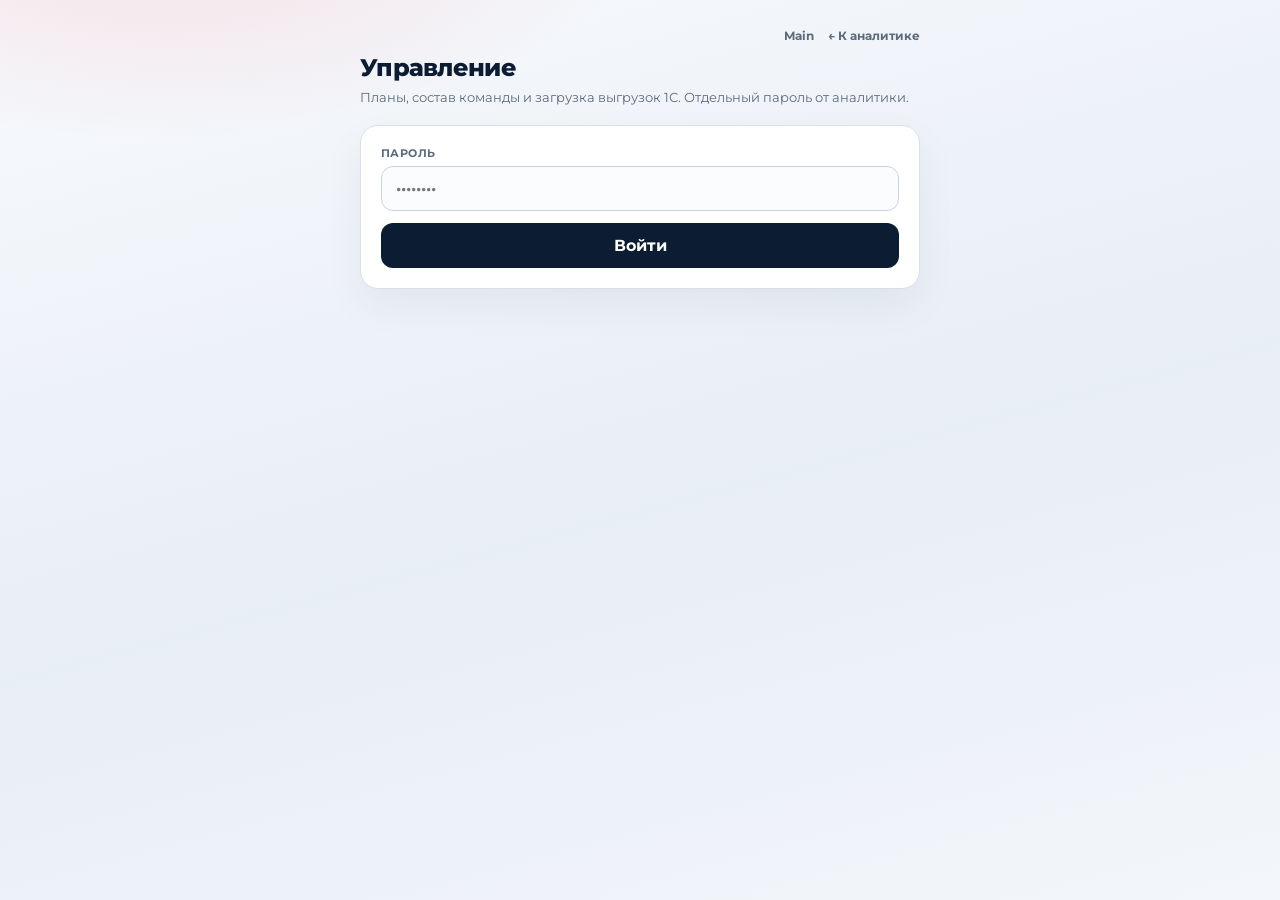
<file: R9YOrJ3la5JQpo/index.html>
<!DOCTYPE html>
<html lang="ru">
<head>
  <meta charset="UTF-8" />
  <meta name="viewport" content="width=device-width, initial-scale=1" />
  <meta name="robots" content="noindex,nofollow" />
  <title>Управление · Rustrans</title>
  <link rel="icon" href="https://141-105-71-134.sslip.io/favicon.svg" type="image/svg+xml" />
  <link rel="icon" href="https://141-105-71-134.sslip.io/favicon-32.png" type="image/png" sizes="32x32" />
  <link rel="apple-touch-icon" href="https://141-105-71-134.sslip.io/apple-touch-icon.png" />
  <link href="https://fonts.googleapis.com/css2?family=Montserrat:wght@500;700;800&display=swap" rel="stylesheet" />
  <style>
    :root { --navy:#0b1c33; --red:#e30613; --muted:#5b6b7c; --line:#d9e0ea; }
    * { box-sizing:border-box; }
    body {
      margin:0; min-height:100vh; font-family:Montserrat,system-ui,sans-serif; color:var(--navy);
      background:
        radial-gradient(900px 420px at 12% -10%, rgba(227,6,19,.10), transparent 55%),
        linear-gradient(165deg, #f7f9fc, #e8eef6 55%, #f3f6fa);
      padding:28px 16px;
    }
    .wrap { width:min(560px,100%); margin:0 auto; }
    h1 { margin:0 0 6px; font-size:24px; font-weight:800; letter-spacing:-.03em; }
    .sub { margin:0 0 18px; color:var(--muted); font-size:13px; line-height:1.45; }
    .card {
      background:#fff; border:1px solid var(--line); border-radius:18px; padding:20px;
      box-shadow:0 16px 40px rgba(11,28,51,.06); margin-bottom:14px;
    }
    .field-label {
      display:block; font-size:11px; font-weight:700; text-transform:uppercase;
      letter-spacing:.04em; color:var(--muted); margin:0 0 6px;
    }
    input[type=password], button { font:inherit; }
    input[type=password] {
      width:100%; border:1px solid #c9d3e0; border-radius:12px; padding:12px 14px;
      margin-bottom:12px; background:#fbfcfe; font-weight:600;
    }
    button.unlock {
      width:100%; border:0; border-radius:12px; padding:13px 18px;
      background:var(--navy); color:#fff; font-weight:700; cursor:pointer;
    }
    .msg { margin-top:12px; font-size:13px; font-weight:600; display:none; white-space:pre-wrap; }
    .msg.show { display:block; }
    .msg.err { color:var(--red); }
    #gate { display:block; }
    #app { display:none; }
    .links { display:flex; flex-direction:column; gap:10px; }
    .links a {
      display:block; text-decoration:none; color:var(--navy);
      border:1px solid var(--line); border-radius:14px; padding:14px 16px;
      background:#fbfcfe; transition:border-color .15s, background .15s;
    }
    .links a:hover { border-color:#aeb9c8; background:#fff; }
    .links .t { font-size:15px; font-weight:800; letter-spacing:-.02em; }
    .links .d { margin-top:4px; font-size:12px; color:var(--muted); line-height:1.4; }
    .back {
      display:inline-block; margin-top:8px; font-size:12px; font-weight:700;
      color:var(--muted); text-decoration:none;
    }
    .back:hover { color:var(--navy); }
    .topnav { display:flex; justify-content:flex-end; gap:14px; margin:0 0 10px; }
    .to-analytics {
      font-size:12px; font-weight:700; color:var(--muted); text-decoration:none;
    }
    .to-analytics:hover { color:var(--navy); }
  </style>
</head>
<body>
  <div class="wrap">
    <div class="topnav">
      <a class="to-analytics" href="https://141-105-71-134.sslip.io/">Main</a>
      <a class="to-analytics" href="https://141-105-71-134.sslip.io/jGauTnQDLLRc3j/">← К аналитике</a>
    </div>
    <h1>Управление</h1>
    <p class="sub">Планы, состав команды и загрузка выгрузок 1С. Отдельный пароль от аналитики.</p>

    <div class="card" id="gate">
      <div class="field-label">Пароль</div>
      <input id="password" type="password" autocomplete="current-password" placeholder="••••••••" />
      <button type="button" class="unlock" id="unlock">Войти</button>
      <div class="msg" id="gate-msg"></div>
    </div>

    <div id="app">
      <div class="card">
        <div class="links">
          <a href="https://141-105-71-134.sslip.io/qtvMkYSv6sTIUG/">
            <div class="t">Планы / факт</div>
            <div class="d">Месячные планы по метрикам РНП для менеджеров.</div>
          </a>
          <a href="https://141-105-71-134.sslip.io/qtvMkYSv6sTIUG/#team">
            <div class="t">Менеджеры / состав команды</div>
            <div class="d">Приём, увольнение, роли и даты работы в аналитике.</div>
          </a>
          <a href="https://141-105-71-134.sslip.io/vGBEWQh9GVA4Vk/">
            <div class="t">Загрузка 1С</div>
            <div class="d">Выгрузки реализаций и оплат (.xlsx) на сервер.</div>
          </a>
        </div>
        <a class="back" href="https://141-105-71-134.sslip.io/jGauTnQDLLRc3j/">← К аналитике</a>
      </div>
    </div>
  </div>

  <script>
    const SALT_B64 = 'UV1n4s/ozh9ITlMavinW1g==';
    const IV_B64 = 'S791QfUYMdqJbkFA';
    const DATA_B64 = 'nxSQ0kbRumeggaR/gJUkG/Jach6XAr4PcKo9TmYL3WvdPfg6auT2PzzHwzaciA==';
    const ITERATIONS = 50000;
    const REMEMBER_DAYS = 7;
    const PW_COOKIE = "rtl_manage_pw";

    function setPwCookie(pw) {
      const maxAge = REMEMBER_DAYS * 24 * 60 * 60;
      const secure = location.protocol === "https:" ? "; Secure" : "";
      document.cookie = PW_COOKIE + "=" + encodeURIComponent(pw)
        + "; Max-Age=" + maxAge + "; Path=/; SameSite=Lax" + secure;
    }
    function getPwCookie() {
      const parts = document.cookie.split(";");
      for (const raw of parts) {
        const p = raw.trim();
        if (p.startsWith(PW_COOKIE + "=")) return decodeURIComponent(p.slice(PW_COOKIE.length + 1));
      }
      return "";
    }
    function clearPwCookie() {
      document.cookie = PW_COOKIE + "=; Max-Age=0; Path=/; SameSite=Lax";
    }

    const b64 = (s) => Uint8Array.from(atob(s), c => c.charCodeAt(0));

    async function deriveKey(password, salt) {
      const enc = new TextEncoder();
      const base = await crypto.subtle.importKey("raw", enc.encode(password), "PBKDF2", false, ["deriveKey"]);
      return crypto.subtle.deriveKey(
        { name:"PBKDF2", salt, iterations:ITERATIONS, hash:"SHA-256" },
        base,
        { name:"AES-GCM", length:256 },
        false,
        ["decrypt"]
      );
    }

    async function unlock(password) {
      const key = await deriveKey(password, b64(SALT_B64));
      const plain = await crypto.subtle.decrypt({ name:"AES-GCM", iv:b64(IV_B64) }, key, b64(DATA_B64));
      const cfg = JSON.parse(new TextDecoder().decode(plain));
      if (!cfg || cfg.ok !== true) throw new Error("bad config");
      setPwCookie(password);
      document.getElementById("gate").style.display = "none";
      document.getElementById("app").style.display = "block";
    }

    function show(el, text) {
      el.textContent = text;
      el.className = "msg show err";
    }

    document.getElementById("unlock").onclick = async () => {
      const el = document.getElementById("gate-msg");
      el.className = "msg";
      try {
        await unlock(document.getElementById("password").value);
      } catch (e) {
        clearPwCookie();
        show(el, "Неверный пароль");
      }
    };
    document.getElementById("password").addEventListener("keydown", (e) => {
      if (e.key === "Enter") document.getElementById("unlock").click();
    });

    (async () => {
      const saved = getPwCookie();
      if (!saved) return;
      try { await unlock(saved); } catch (e) { clearPwCookie(); }
    })();
  </script>
</body>
</html>
</file>
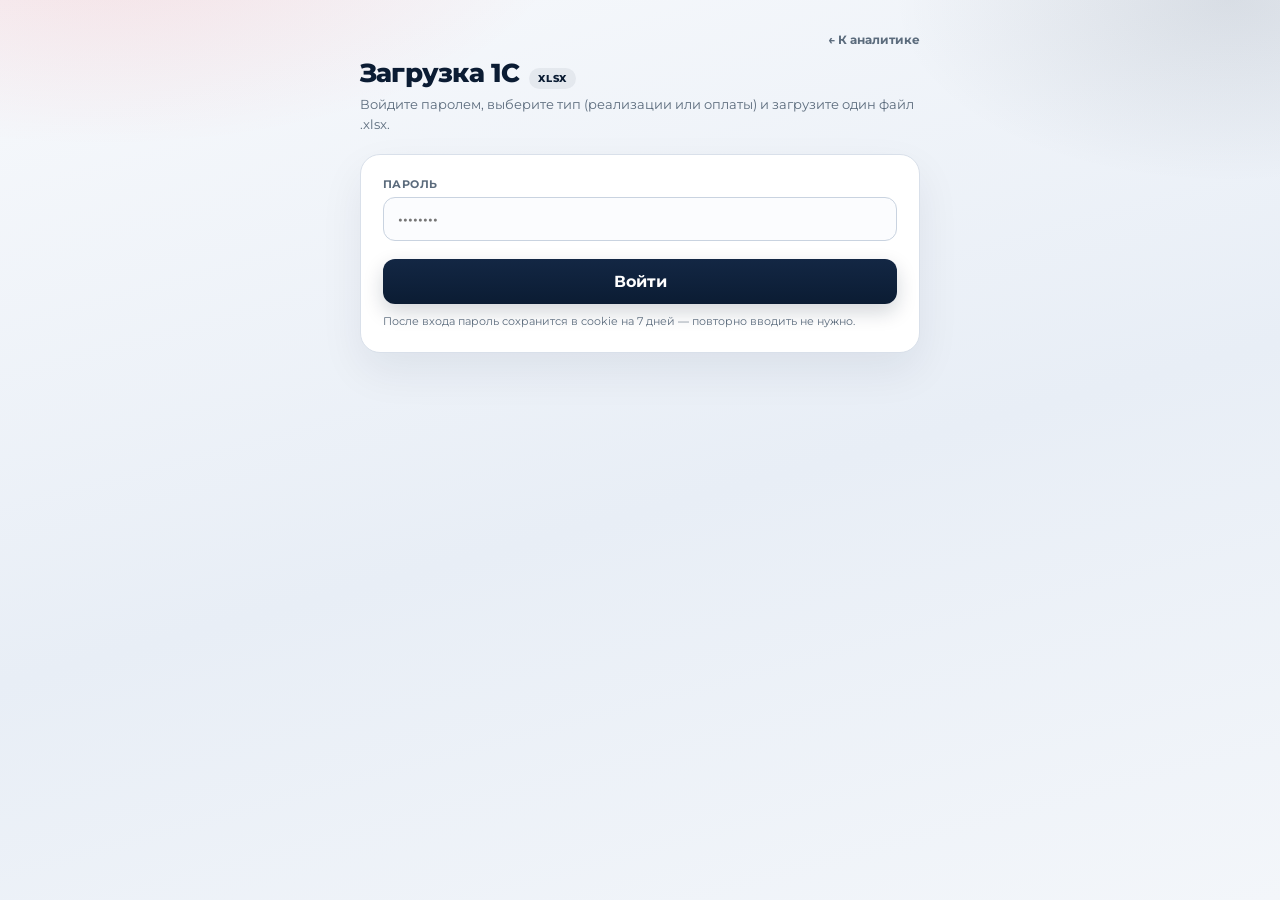
<file: upload/index.html>
<!DOCTYPE html>
<html lang="ru">
<head>
  <meta charset="UTF-8" />
  <meta name="viewport" content="width=device-width, initial-scale=1" />
  <meta name="robots" content="noindex,nofollow" />
  <title>Загрузка 1С · Rustrans</title>
  <link href="https://fonts.googleapis.com/css2?family=Montserrat:wght@500;600;700;800&display=swap" rel="stylesheet" />
  <style>
    :root {
      --navy:#0b1c33; --navy-2:#132744; --red:#e30613; --muted:#5b6b7c;
      --line:#d9e0ea; --ok:#1b7f4e; --ok-bg:#e7f6ee; --err-bg:#fdecea;
      --ease:cubic-bezier(0.23, 1, 0.32, 1);
    }
    * { box-sizing:border-box; }
    @media (prefers-reduced-motion: reduce) {
      *, *::before, *::after {
        animation-duration:0.01ms !important;
        transition-duration:0.01ms !important;
      }
    }
    body {
      margin:0; min-height:100vh; font-family:Montserrat,system-ui,sans-serif; color:var(--navy);
      background:
        radial-gradient(900px 420px at 8% -8%, rgba(227,6,19,.11), transparent 52%),
        radial-gradient(700px 380px at 96% 0%, rgba(11,28,51,.10), transparent 48%),
        linear-gradient(165deg, #f7f9fc, #e8eef6 55%, #f3f6fa);
      padding:32px 16px 48px;
    }
    .wrap { width:min(560px,100%); margin:0 auto; }
    .topnav { display:flex; justify-content:flex-end; margin:0 0 10px; }
    .to-analytics {
      font-size:12px; font-weight:700; color:var(--muted); text-decoration:none;
      transition:color .18s ease;
    }
    .to-analytics:hover { color:var(--navy); }
    .brand { display:flex; align-items:baseline; gap:10px; margin:0 0 6px; }
    h1 { margin:0; font-size:26px; font-weight:800; letter-spacing:-.03em; }
    .pill {
      font-size:10px; font-weight:800; letter-spacing:.06em; text-transform:uppercase;
      color:var(--navy); background:rgba(11,28,51,.06); border-radius:999px; padding:4px 9px;
    }
    .sub { margin:0 0 20px; color:var(--muted); font-size:13px; line-height:1.5; }
    .card {
      background:#fff; border:1px solid var(--line); border-radius:20px; padding:22px;
      box-shadow:0 18px 44px rgba(11,28,51,.07);
      animation:rise .45s var(--ease) both;
    }
    .card + .card { margin-top:12px; animation-delay:.06s; }
    @keyframes rise {
      from { opacity:0; transform:translateY(10px); }
      to { opacity:1; transform:none; }
    }
    label.field, .field-label {
      display:block; font-size:11px; font-weight:700; text-transform:uppercase;
      letter-spacing:.04em; color:var(--muted); margin:0 0 6px;
    }
    input[type=password], select {
      width:100%; border:1px solid #c9d3e0; border-radius:12px; padding:12px 14px;
      font:inherit; font-size:14px; font-weight:600; margin-bottom:14px; background:#fbfcfe;
      transition:border-color .18s ease, box-shadow .18s ease;
    }
    input[type=password]:focus, select:focus {
      outline:none; border-color:#8fa3bd;
      box-shadow:0 0 0 3px rgba(11,28,51,.08);
    }
    .drop {
      border:2px dashed #b7c4d6; border-radius:16px; padding:30px 18px; text-align:center;
      background:linear-gradient(180deg,#f8fafc,#f3f6fa); cursor:pointer;
      transition:border-color .2s var(--ease), background .2s ease, transform .2s var(--ease);
    }
    .drop:hover { border-color:#8fa3bd; }
    .drop.drag { border-color:var(--navy); background:#eef3f9; transform:scale(1.01); }
    .drop.has-files { border-style:solid; border-color:rgba(11,28,51,.18); background:#f7fafc; }
    .drop strong { display:block; font-size:14px; font-weight:800; }
    .drop span { display:block; margin-top:6px; color:var(--muted); font-size:12px; line-height:1.4; }
    .flist { list-style:none; margin:12px 0 0; padding:0; display:flex; flex-direction:column; gap:6px; }
    .flist:empty { display:none; }
    .flist li {
      display:flex; align-items:center; gap:10px; justify-content:space-between;
      padding:9px 11px; border-radius:12px; background:#f4f7fb; border:1px solid rgba(19,39,68,.06);
      animation:rise .3s var(--ease) both; font-size:12px; font-weight:600;
    }
    .flist .meta { min-width:0; flex:1; }
    .flist .nm { white-space:nowrap; overflow:hidden; text-overflow:ellipsis; color:var(--navy); }
    .flist .sz { color:var(--muted); font-weight:500; font-size:11px; margin-top:2px; }
    .flist .rm {
      flex:0 0 auto; border:0; background:transparent; color:var(--muted);
      font:inherit; font-size:11px; font-weight:700; cursor:pointer; padding:4px 6px; border-radius:8px;
    }
    .flist .rm:hover { color:var(--red); background:var(--err-bg); }
    button.primary, #unlock, #send {
      margin-top:4px; width:100%; border:0; border-radius:12px; padding:13px 14px;
      background:linear-gradient(180deg,#132744,var(--navy)); color:#fff;
      font:inherit; font-weight:700; cursor:pointer;
      box-shadow:0 8px 20px rgba(11,28,51,.18);
      transition:transform .14s var(--ease), opacity .18s ease, box-shadow .18s ease;
    }
    button.primary:hover:not(:disabled), #unlock:hover:not(:disabled), #send:hover:not(:disabled) {
      transform:translateY(-1px); box-shadow:0 12px 26px rgba(11,28,51,.22);
    }
    button.primary:disabled, #unlock:disabled, #send:disabled { opacity:.55; cursor:wait; transform:none; box-shadow:none; }
    .adv { margin-top:14px; border-top:1px solid var(--line); padding-top:12px; }
    .adv-toggle {
      display:flex; align-items:center; gap:8px; width:100%;
      border:0; background:transparent; padding:4px 0; cursor:pointer;
      font:inherit; font-size:12px; font-weight:700; color:var(--muted); text-align:left;
    }
    .adv-toggle:hover { color:var(--navy); }
    .chev {
      width:16px; height:16px; border-radius:5px; background:#eef2f7;
      display:inline-flex; align-items:center; justify-content:center;
      transition:transform .22s var(--ease); font-size:10px; color:var(--navy);
    }
    .adv.open .chev { transform:rotate(90deg); }
    .adv-body {
      display:grid; grid-template-rows:0fr; transition:grid-template-rows .28s var(--ease);
      opacity:0;
    }
    .adv.open .adv-body {
      grid-template-rows:1fr; opacity:1;
      transition:grid-template-rows .28s var(--ease), opacity .2s ease .05s;
    }
    .adv-body > div { overflow:hidden; }
    .adv-note { margin:8px 0 10px; font-size:11px; color:var(--muted); line-height:1.45; }
    .adv.open select { margin-bottom:0; }
    .msg {
      margin-top:14px; font-size:13px; font-weight:600; display:none;
      white-space:pre-wrap; line-height:1.45;
      border-radius:12px; padding:12px 14px;
      animation:rise .35s var(--ease) both;
    }
    .msg.show { display:block; }
    .msg.ok { color:var(--ok); background:var(--ok-bg); border:1px solid rgba(27,127,78,.2); }
    .msg.err { color:var(--red); background:var(--err-bg); border:1px solid rgba(227,6,19,.22); }
    .msg.warn { color:#8a5a00; background:#fff7e6; border:1px solid rgba(180,120,0,.22); }
    .progress {
      display:none; margin-top:14px; padding:12px 14px; border-radius:12px;
      background:#f4f7fb; border:1px solid rgba(19,39,68,.08);
    }
    .progress.show { display:block; animation:rise .3s var(--ease) both; }
    .progress .plabel {
      font-size:12px; font-weight:700; color:var(--navy); margin:0 0 8px;
      display:flex; justify-content:space-between; gap:8px;
    }
    .progress .plabel span:last-child { color:var(--muted); font-variant-numeric:tabular-nums; }
    .progress .track {
      height:10px; border-radius:999px; background:#e4ebf4; overflow:hidden;
      position:relative;
    }
    .progress .bar {
      height:100%; width:0%; border-radius:999px;
      background:linear-gradient(90deg, var(--navy), #2a4a78 55%, var(--red));
      transition:width .45s var(--ease);
    }
    .progress.indeterminate .bar {
      width:35% !important;
      animation:slide 1.1s ease-in-out infinite;
    }
    @keyframes slide {
      0% { transform:translateX(-30%); }
      100% { transform:translateX(220%); }
    }
    .toast {
      position:fixed; right:16px; bottom:16px; z-index:40;
      max-width:min(360px, calc(100vw - 32px));
      padding:12px 14px; border-radius:14px; font-size:13px; font-weight:700;
      box-shadow:0 14px 36px rgba(11,28,51,.18);
      transform:translateY(12px); opacity:0; pointer-events:none;
      transition:opacity .25s var(--ease), transform .25s var(--ease);
    }
    .toast.show { opacity:1; transform:none; pointer-events:auto; }
    .toast.ok { background:#123524; color:#dff5e8; }
    .toast.err { background:#5c1010; color:#ffe3e3; }
    .hint { font-size:12px; color:var(--muted); line-height:1.5; }
    code { font-size:11px; background:#eef2f7; padding:1px 5px; border-radius:4px; }
    #gate { display:block; }
    #app { display:none; }
  </style>
</head>
<body>
  <div class="wrap">
    <div class="topnav"><a class="to-analytics" href="https://141-105-71-134.sslip.io/analytics/">← К аналитике</a></div>
    <div class="brand">
      <h1>Загрузка 1С</h1>
      <span class="pill">xlsx</span>
    </div>
    <p class="sub">Войдите паролем, выберите тип (реализации или оплаты) и загрузите один файл .xlsx.</p>

    <div class="card" id="gate">
      <label class="field" for="password">Пароль</label>
      <input id="password" type="password" autocomplete="current-password" placeholder="••••••••" />
      <button type="button" class="primary" id="unlock">Войти</button>
      <p class="adv-note" style="margin:10px 0 0">После входа пароль сохранится в cookie на 7 дней — повторно вводить не нужно.</p>
      <div class="msg" id="gate-msg"></div>
    </div>

    <div id="app">
      <div class="card">
        <label class="field" for="kind">Тип файла</label>
        <select id="kind" name="kind">
          <option value="" selected disabled>Выберите…</option>
          <option value="realizations">Реализации</option>
          <option value="payments">Оплаты</option>
        </select>
        <p class="adv-note" style="margin:0 0 14px">Тип указываете вы. Один файл за раз — так оплаты не перепутаются с реализациями.</p>

        <label class="field">Файл</label>
        <div class="drop" id="drop" tabindex="0" role="button" aria-label="Выбрать файл">
          <strong>Перетащите XLSX сюда</strong>
          <span>один файл · или нажмите, чтобы выбрать · до 25 МБ</span>
          <input id="file" type="file" accept=".xlsx,.xls,application/vnd.openxmlformats-officedocument.spreadsheetml.sheet" hidden />
        </div>
        <ul class="flist" id="flist" aria-live="polite"></ul>

        <button type="button" class="primary" id="send" style="margin-top:14px">Загрузить и разобрать</button>
        <div class="progress" id="progress" aria-live="polite">
          <div class="plabel"><span id="progressLabel">Обработка…</span><span id="progressPct">0%</span></div>
          <div class="track"><div class="bar" id="progressBar"></div></div>
        </div>
        <div class="msg" id="msg" role="status"></div>
      </div>
      <div class="card hint">
        Форма на GitHub Pages шлёт файл на VPS (<code>/u</code>). Сначала тип, потом один .xlsx.
      </div>
    </div>
  </div>

  <div class="toast" id="toast" role="alert"></div>

  <script>
    const BLOBS = [{"salt": "EXPn05MeW8k76VHaKQR5xw==", "iv": "qpGvoSBvS+0AzEXf", "data": "oroCegFU9yGnzgyq5CNPCRRAmUTPp9mD5SJTIlfrqOljpV7QigeXiOOiFTE9pSruxPofaooc0IjcVyegxSm0JhGJM380i7kSArJdy+/7VvQs", "cookie": "rtl_manage_pw"}, {"salt": "aqKsSWrp1EdqQROTJKzx+w==", "iv": "CYQ8IbLlwF2hfAT+", "data": "zje04oDsOSzsE7PFrg0tIAalc6RMN0hFmYWN3f3pXYOlIXdYQaaN73SdtgyN51FbpOaAX8L6wiZLCXLX+uT31Gi/mXBHhAXOsvHId3xWtI9i", "cookie": "rtl_hub_pw"}];
    const ITERATIONS = 50000;
    let CFG = null;
    let PASS = "";
    const REMEMBER_DAYS = 7;
    const PW_COOKIES = ["rtl_manage_pw", "rtl_hub_pw"];

    /** Path cookie: для GitHub Pages project site нужен префикс репо, не только "/" */
    function cookiePaths() {
      const parts = location.pathname.split("/").filter(Boolean);
      const paths = new Set(["/"]);
      if (parts.length) paths.add("/" + parts[0] + "/");
      return Array.from(paths);
    }
    function setPwCookie(pw, cookieName) {
      const maxAge = REMEMBER_DAYS * 24 * 60 * 60;
      const secure = location.protocol === "https:" ? "; Secure" : "";
      const val = encodeURIComponent(pw);
      cookiePaths().forEach(path => {
        document.cookie = cookieName + "=" + val
          + "; Max-Age=" + maxAge + "; Path=" + path + "; SameSite=Lax" + secure;
      });
    }
    function getPwCookie(name) {
      const parts = document.cookie.split(";");
      for (const raw of parts) {
        const p = raw.trim();
        if (p.startsWith(name + "=")) return decodeURIComponent(p.slice(name.length + 1));
      }
      return "";
    }
    function clearPwCookie(cookieName) {
      cookiePaths().forEach(path => {
        document.cookie = cookieName + "=; Max-Age=0; Path=" + path + "; SameSite=Lax";
      });
    }

    function lockUi() {
      CFG = null;
      PASS = "";
      document.getElementById("gate").style.display = "block";
      document.getElementById("app").style.display = "none";
    }
    function openUi() {
      document.getElementById("gate").style.display = "none";
      document.getElementById("app").style.display = "block";
    }

    const b64 = (s) => Uint8Array.from(atob(s), c => c.charCodeAt(0));

    async function deriveKey(password, salt) {
      const enc = new TextEncoder();
      const base = await crypto.subtle.importKey("raw", enc.encode(password), "PBKDF2", false, ["deriveKey"]);
      return crypto.subtle.deriveKey(
        { name:"PBKDF2", salt, iterations:ITERATIONS, hash:"SHA-256" },
        base,
        { name:"AES-GCM", length:256 },
        false,
        ["decrypt"]
      );
    }

    async function unlock(password) {
      const pw = (password || "").trim();
      if (!pw) throw new Error("empty password");
      let lastErr = null;
      for (const blob of BLOBS) {
        try {
          const key = await deriveKey(pw, b64(blob.salt));
          const plain = await crypto.subtle.decrypt(
            { name:"AES-GCM", iv:b64(blob.iv) }, key, b64(blob.data)
          );
          CFG = JSON.parse(new TextDecoder().decode(plain));
          if (!CFG || !CFG.api) throw new Error("bad config");
          PASS = pw;
          // Важно: писать ТОЛЬКО cookie этого blob.
          // Иначе пароль manage затрёт rtl_hub_pw и слетит вход на главной витрине.
          setPwCookie(pw, blob.cookie || "rtl_manage_pw");
          openUi();
          return;
        } catch (e) {
          lastErr = e;
        }
      }
      throw lastErr || new Error("bad password");
    }

    function show(el, text, type) {
      el.textContent = text;
      el.className = "msg show " + (type || "err");
    }

    const toast = document.getElementById("toast");
    let toastTimer = null;
    function showToast(text, type) {
      toast.className = "toast show " + type;
      toast.textContent = text;
      clearTimeout(toastTimer);
      toastTimer = setTimeout(() => { toast.classList.remove("show"); }, 4200);
    }

    lockUi();

    document.getElementById("unlock").onclick = async () => {
      const el = document.getElementById("gate-msg");
      el.className = "msg";
      try {
        await unlock(document.getElementById("password").value);
      } catch (e) {
        // не трогаем rtl_hub_pw — это cookie главной аналитики
        clearPwCookie("rtl_manage_pw");
        lockUi();
        show(el, "Неверный пароль", "err");
        showToast("Неверный пароль", "err");
      }
    };
    document.getElementById("password").addEventListener("keydown", (e) => {
      if (e.key === "Enter") document.getElementById("unlock").click();
    });

    (async () => {
      for (const name of PW_COOKIES) {
        const saved = getPwCookie(name);
        if (!saved) continue;
        try {
          await unlock(saved);
          return;
        } catch (e) {
          /* try next cookie */
        }
      }
      lockUi();
    })();

    const drop = document.getElementById("drop");
    const fileInput = document.getElementById("file");
    const flist = document.getElementById("flist");
    const kindSel = document.getElementById("kind");
    /** @type {File|null} */
    let chosen = null;

    function fmtSize(n) {
      if (n < 1024) return n + " Б";
      if (n < 1024 * 1024) return (n / 1024).toFixed(1) + " КБ";
      return (n / 1024 / 1024).toFixed(1) + " МБ";
    }
    function escapeHtml(s) {
      return String(s).replace(/[&<>"']/g, c => ({ "&":"&amp;","<":"&lt;",">":"&gt;",'"':"&quot;","'":"&#39;" }[c]));
    }
    function renderList() {
      drop.classList.toggle("has-files", !!chosen);
      if (!chosen) { flist.innerHTML = ""; return; }
      flist.innerHTML = `
        <li>
          <div class="meta">
            <div class="nm">${escapeHtml(chosen.name)}</div>
            <div class="sz">${fmtSize(chosen.size)}</div>
          </div>
          <button type="button" class="rm" aria-label="Убрать">убрать</button>
        </li>`;
    }
    function setFile(f) {
      if (!f) { chosen = null; renderList(); return; }
      const low = (f.name || "").toLowerCase();
      if (!low.endsWith(".xlsx") && !low.endsWith(".xls")) return;
      chosen = f;
      renderList();
    }

    flist.addEventListener("click", e => {
      if (!e.target.closest(".rm")) return;
      chosen = null;
      renderList();
    });
    drop.addEventListener("click", () => fileInput.click());
    drop.addEventListener("keydown", e => {
      if (e.key === "Enter" || e.key === " ") { e.preventDefault(); fileInput.click(); }
    });
    fileInput.addEventListener("change", () => {
      setFile(fileInput.files && fileInput.files[0]);
      fileInput.value = "";
    });
    drop.addEventListener("dragover", e => { e.preventDefault(); drop.classList.add("drag"); });
    drop.addEventListener("dragleave", () => drop.classList.remove("drag"));
    drop.addEventListener("drop", e => {
      e.preventDefault(); drop.classList.remove("drag");
      const f = e.dataTransfer && e.dataTransfer.files && e.dataTransfer.files[0];
      if (f) setFile(f);
    });

    document.getElementById("send").onclick = async () => {
      const msg = document.getElementById("msg");
      const progress = document.getElementById("progress");
      const progressBar = document.getElementById("progressBar");
      const progressLabel = document.getElementById("progressLabel");
      const progressPct = document.getElementById("progressPct");
      msg.className = "msg";
      if (!CFG) { show(msg, "Сначала введите пароль", "err"); showToast("Нужен вход", "err"); return; }
      if (!kindSel.value) { show(msg, "Выберите тип: реализации или оплаты", "err"); showToast("Нужен тип", "err"); return; }
      if (!chosen) { show(msg, "Выберите один файл .xlsx", "err"); showToast("Нет файла", "err"); return; }
      const btn = document.getElementById("send");
      btn.disabled = true;
      btn.textContent = "Отправка…";

      let pollTimer = null;
      const stopPoll = () => { if (pollTimer) { clearInterval(pollTimer); pollTimer = null; } };
      const setProgress = (pct, label, indeterminate) => {
        progress.classList.add("show");
        progress.classList.toggle("indeterminate", !!indeterminate);
        const p = Math.max(0, Math.min(100, pct | 0));
        progressBar.style.width = p + "%";
        progressPct.textContent = indeterminate ? "…" : (p + "%");
        if (label) progressLabel.textContent = label;
      };
      const statusUrl = CFG.api.replace(/\/$/, "") + "/api/upload/status";
      setProgress(4, "Отправка файла на сервер…", true);
      pollTimer = setInterval(async () => {
        try {
          const sr = await fetch(statusUrl, { cache: "no-store" });
          if (!sr.ok) return;
          const st = await sr.json();
          if (!st || st.phase === "idle") return;
          setProgress(st.pct || 0, st.label || "Обработка…", false);
        } catch (e) { /* ignore poll errors */ }
      }, 700);

      try {
        if (chosen.size > 25 * 1024 * 1024) throw new Error("Файл больше 25 МБ");
        const fd = new FormData();
        fd.append("password", PASS);
        fd.append("kind", kindSel.value);
        fd.append("file", chosen, chosen.name);
        const r = await fetch(CFG.api.replace(/\/$/, "") + "/api/upload", { method: "POST", body: fd });
        const j = await r.json().catch(() => ({}));
        if (!r.ok) throw new Error(j.detail || j.message || ("HTTP " + r.status));
        setProgress(100, "Готово", false);
        const summary = j.summary || (("Готово: " + (j.path || "")) + (j.hint ? ("\n" + j.hint) : ""));
        show(msg, summary, "ok");
        showToast("Загрузка успешна", "ok");
        chosen = null;
        renderList();
      } catch (e) {
        const m = String(e.message || e);
        show(msg, m.includes("Failed to fetch")
          ? "Сервер не отвечает. Проверьте VPS API / сеть."
          : m, "err");
        showToast("Ошибка загрузки", "err");
        progress.classList.remove("show");
      } finally {
        stopPoll();
        btn.disabled = false;
        btn.textContent = "Загрузить и разобрать";
        setTimeout(() => { progress.classList.remove("show"); }, 1600);
      }
    };
  </script>
</body>
</html>
</file>
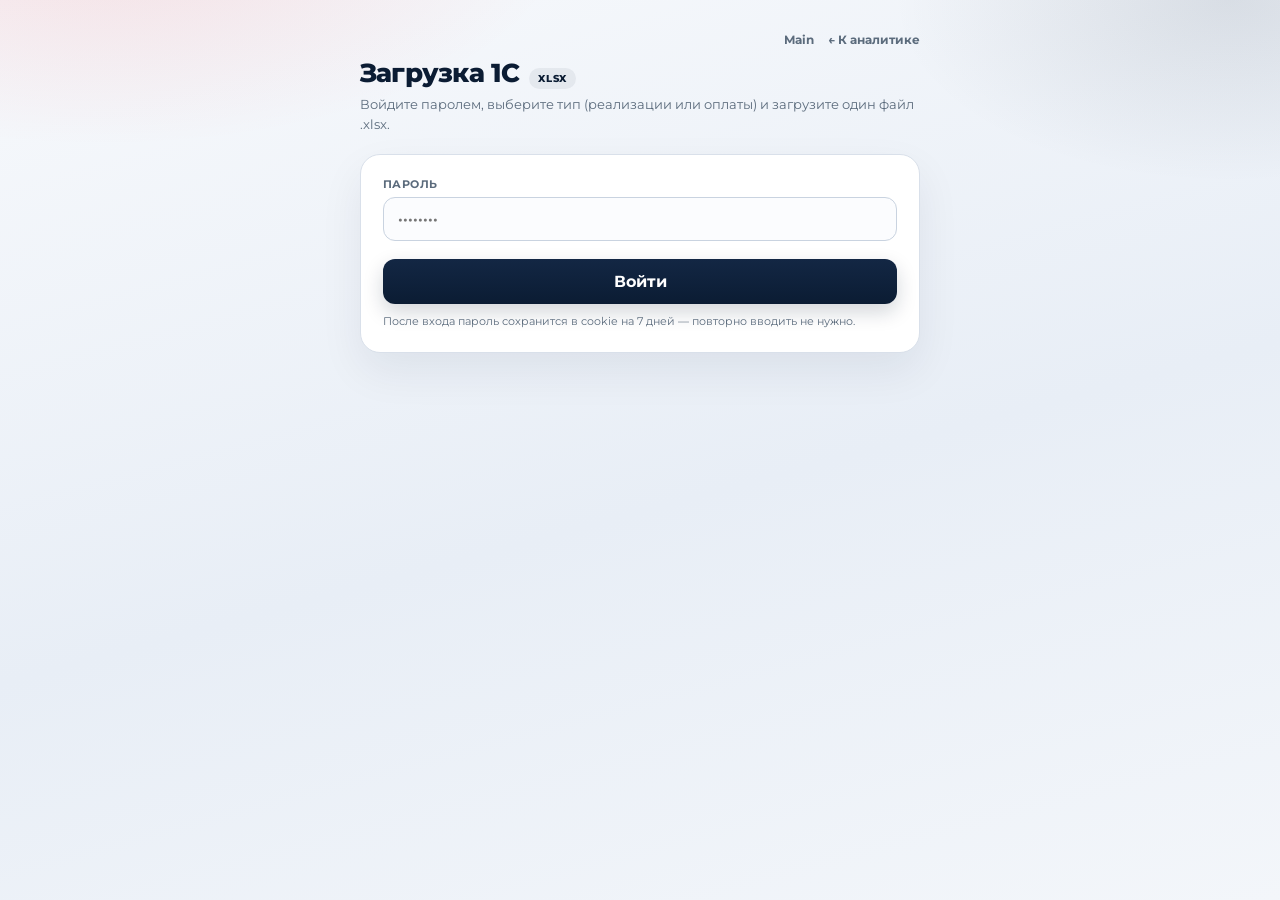
<file: vGBEWQh9GVA4Vk/index.html>
<!DOCTYPE html>
<html lang="ru">
<head>
  <meta charset="UTF-8" />
  <meta name="viewport" content="width=device-width, initial-scale=1" />
  <meta name="robots" content="noindex,nofollow" />
  <title>Загрузка 1С · Rustrans</title>
  <link href="https://fonts.googleapis.com/css2?family=Montserrat:wght@500;600;700;800&display=swap" rel="stylesheet" />
  <style>
    :root {
      --navy:#0b1c33; --navy-2:#132744; --red:#e30613; --muted:#5b6b7c;
      --line:#d9e0ea; --ok:#1b7f4e; --ok-bg:#e7f6ee; --err-bg:#fdecea;
      --ease:cubic-bezier(0.23, 1, 0.32, 1);
    }
    * { box-sizing:border-box; }
    @media (prefers-reduced-motion: reduce) {
      *, *::before, *::after {
        animation-duration:0.01ms !important;
        transition-duration:0.01ms !important;
      }
    }
    body {
      margin:0; min-height:100vh; font-family:Montserrat,system-ui,sans-serif; color:var(--navy);
      background:
        radial-gradient(900px 420px at 8% -8%, rgba(227,6,19,.11), transparent 52%),
        radial-gradient(700px 380px at 96% 0%, rgba(11,28,51,.10), transparent 48%),
        linear-gradient(165deg, #f7f9fc, #e8eef6 55%, #f3f6fa);
      padding:32px 16px 48px;
    }
    .wrap { width:min(560px,100%); margin:0 auto; }
    .topnav { display:flex; justify-content:flex-end; gap:14px; margin:0 0 10px; }
    .to-analytics {
      font-size:12px; font-weight:700; color:var(--muted); text-decoration:none;
      transition:color .18s ease;
    }
    .to-analytics:hover { color:var(--navy); }
    .brand { display:flex; align-items:baseline; gap:10px; margin:0 0 6px; }
    h1 { margin:0; font-size:26px; font-weight:800; letter-spacing:-.03em; }
    .pill {
      font-size:10px; font-weight:800; letter-spacing:.06em; text-transform:uppercase;
      color:var(--navy); background:rgba(11,28,51,.06); border-radius:999px; padding:4px 9px;
    }
    .sub { margin:0 0 20px; color:var(--muted); font-size:13px; line-height:1.5; }
    .card {
      background:#fff; border:1px solid var(--line); border-radius:20px; padding:22px;
      box-shadow:0 18px 44px rgba(11,28,51,.07);
      animation:rise .45s var(--ease) both;
    }
    .card + .card { margin-top:12px; animation-delay:.06s; }
    @keyframes rise {
      from { opacity:0; transform:translateY(10px); }
      to { opacity:1; transform:none; }
    }
    label.field, .field-label {
      display:block; font-size:11px; font-weight:700; text-transform:uppercase;
      letter-spacing:.04em; color:var(--muted); margin:0 0 6px;
    }
    input[type=password], select {
      width:100%; border:1px solid #c9d3e0; border-radius:12px; padding:12px 14px;
      font:inherit; font-size:14px; font-weight:600; margin-bottom:14px; background:#fbfcfe;
      transition:border-color .18s ease, box-shadow .18s ease;
    }
    input[type=password]:focus, select:focus {
      outline:none; border-color:#8fa3bd;
      box-shadow:0 0 0 3px rgba(11,28,51,.08);
    }
    .drop {
      border:2px dashed #b7c4d6; border-radius:16px; padding:30px 18px; text-align:center;
      background:linear-gradient(180deg,#f8fafc,#f3f6fa); cursor:pointer;
      transition:border-color .2s var(--ease), background .2s ease, transform .2s var(--ease);
    }
    .drop:hover { border-color:#8fa3bd; }
    .drop.drag { border-color:var(--navy); background:#eef3f9; transform:scale(1.01); }
    .drop.has-files { border-style:solid; border-color:rgba(11,28,51,.18); background:#f7fafc; }
    .drop strong { display:block; font-size:14px; font-weight:800; }
    .drop span { display:block; margin-top:6px; color:var(--muted); font-size:12px; line-height:1.4; }
    .flist { list-style:none; margin:12px 0 0; padding:0; display:flex; flex-direction:column; gap:6px; }
    .flist:empty { display:none; }
    .flist li {
      display:flex; align-items:center; gap:10px; justify-content:space-between;
      padding:9px 11px; border-radius:12px; background:#f4f7fb; border:1px solid rgba(19,39,68,.06);
      animation:rise .3s var(--ease) both; font-size:12px; font-weight:600;
    }
    .flist .meta { min-width:0; flex:1; }
    .flist .nm { white-space:nowrap; overflow:hidden; text-overflow:ellipsis; color:var(--navy); }
    .flist .sz { color:var(--muted); font-weight:500; font-size:11px; margin-top:2px; }
    .flist .rm {
      flex:0 0 auto; border:0; background:transparent; color:var(--muted);
      font:inherit; font-size:11px; font-weight:700; cursor:pointer; padding:4px 6px; border-radius:8px;
    }
    .flist .rm:hover { color:var(--red); background:var(--err-bg); }
    button.primary, #unlock, #send {
      margin-top:4px; width:100%; border:0; border-radius:12px; padding:13px 14px;
      background:linear-gradient(180deg,#132744,var(--navy)); color:#fff;
      font:inherit; font-weight:700; cursor:pointer;
      box-shadow:0 8px 20px rgba(11,28,51,.18);
      transition:transform .14s var(--ease), opacity .18s ease, box-shadow .18s ease;
    }
    button.primary:hover:not(:disabled), #unlock:hover:not(:disabled), #send:hover:not(:disabled) {
      transform:translateY(-1px); box-shadow:0 12px 26px rgba(11,28,51,.22);
    }
    button.primary:disabled, #unlock:disabled, #send:disabled { opacity:.55; cursor:wait; transform:none; box-shadow:none; }
    .adv { margin-top:14px; border-top:1px solid var(--line); padding-top:12px; }
    .adv-toggle {
      display:flex; align-items:center; gap:8px; width:100%;
      border:0; background:transparent; padding:4px 0; cursor:pointer;
      font:inherit; font-size:12px; font-weight:700; color:var(--muted); text-align:left;
    }
    .adv-toggle:hover { color:var(--navy); }
    .chev {
      width:16px; height:16px; border-radius:5px; background:#eef2f7;
      display:inline-flex; align-items:center; justify-content:center;
      transition:transform .22s var(--ease); font-size:10px; color:var(--navy);
    }
    .adv.open .chev { transform:rotate(90deg); }
    .adv-body {
      display:grid; grid-template-rows:0fr; transition:grid-template-rows .28s var(--ease);
      opacity:0;
    }
    .adv.open .adv-body {
      grid-template-rows:1fr; opacity:1;
      transition:grid-template-rows .28s var(--ease), opacity .2s ease .05s;
    }
    .adv-body > div { overflow:hidden; }
    .adv-note { margin:8px 0 10px; font-size:11px; color:var(--muted); line-height:1.45; }
    .adv.open select { margin-bottom:0; }
    .msg {
      margin-top:14px; font-size:13px; font-weight:600; display:none;
      white-space:pre-wrap; line-height:1.45;
      border-radius:12px; padding:12px 14px;
      animation:rise .35s var(--ease) both;
    }
    .msg.show { display:block; }
    .msg.ok { color:var(--ok); background:var(--ok-bg); border:1px solid rgba(27,127,78,.2); }
    .msg.err { color:var(--red); background:var(--err-bg); border:1px solid rgba(227,6,19,.22); }
    .msg.warn { color:#8a5a00; background:#fff7e6; border:1px solid rgba(180,120,0,.22); }
    .progress {
      display:none; margin-top:14px; padding:12px 14px; border-radius:12px;
      background:#f4f7fb; border:1px solid rgba(19,39,68,.08);
    }
    .progress.show { display:block; animation:rise .3s var(--ease) both; }
    .progress .plabel {
      font-size:12px; font-weight:700; color:var(--navy); margin:0 0 8px;
      display:flex; justify-content:space-between; gap:8px;
    }
    .progress .plabel span:last-child { color:var(--muted); font-variant-numeric:tabular-nums; }
    .progress .track {
      height:10px; border-radius:999px; background:#e4ebf4; overflow:hidden;
      position:relative;
    }
    .progress .bar {
      height:100%; width:0%; border-radius:999px;
      background:linear-gradient(90deg, var(--navy), #2a4a78 55%, var(--red));
      transition:width .45s var(--ease);
    }
    .progress.indeterminate .bar {
      width:35% !important;
      animation:slide 1.1s ease-in-out infinite;
    }
    @keyframes slide {
      0% { transform:translateX(-30%); }
      100% { transform:translateX(220%); }
    }
    .toast {
      position:fixed; right:16px; bottom:16px; z-index:40;
      max-width:min(360px, calc(100vw - 32px));
      padding:12px 14px; border-radius:14px; font-size:13px; font-weight:700;
      box-shadow:0 14px 36px rgba(11,28,51,.18);
      transform:translateY(12px); opacity:0; pointer-events:none;
      transition:opacity .25s var(--ease), transform .25s var(--ease);
    }
    .toast.show { opacity:1; transform:none; pointer-events:auto; }
    .toast.ok { background:#123524; color:#dff5e8; }
    .toast.err { background:#5c1010; color:#ffe3e3; }
    .hint { font-size:12px; color:var(--muted); line-height:1.5; }
    code { font-size:11px; background:#eef2f7; padding:1px 5px; border-radius:4px; }
    #gate { display:block; }
    #app { display:none; }
  </style>
</head>
<body>
  <div class="wrap">
    <div class="topnav">
      <a class="to-analytics" href="https://141-105-71-134.sslip.io/">Main</a>
      <a class="to-analytics" href="https://141-105-71-134.sslip.io/jGauTnQDLLRc3j/">← К аналитике</a>
    </div>
    <div class="brand">
      <h1>Загрузка 1С</h1>
      <span class="pill">xlsx</span>
    </div>
    <p class="sub">Войдите паролем, выберите тип (реализации или оплаты) и загрузите один файл .xlsx.</p>

    <div class="card" id="gate">
      <label class="field" for="password">Пароль</label>
      <input id="password" type="password" autocomplete="current-password" placeholder="••••••••" />
      <button type="button" class="primary" id="unlock">Войти</button>
      <p class="adv-note" style="margin:10px 0 0">После входа пароль сохранится в cookie на 7 дней — повторно вводить не нужно.</p>
      <div class="msg" id="gate-msg"></div>
    </div>

    <div id="app">
      <div class="card">
        <label class="field" for="kind">Тип файла</label>
        <select id="kind" name="kind">
          <option value="" selected disabled>Выберите…</option>
          <option value="realizations">Реализации</option>
          <option value="payments">Оплаты</option>
        </select>
        <p class="adv-note" style="margin:0 0 14px">Тип указываете вы. Один файл за раз — так оплаты не перепутаются с реализациями.</p>

        <label class="field">Файл</label>
        <div class="drop" id="drop" tabindex="0" role="button" aria-label="Выбрать файл">
          <strong>Перетащите XLSX сюда</strong>
          <span>один файл · или нажмите, чтобы выбрать · до 25 МБ</span>
          <input id="file" type="file" accept=".xlsx,.xls,application/vnd.openxmlformats-officedocument.spreadsheetml.sheet" hidden />
        </div>
        <ul class="flist" id="flist" aria-live="polite"></ul>

        <button type="button" class="primary" id="send" style="margin-top:14px">Загрузить и разобрать</button>
        <div class="progress" id="progress" aria-live="polite">
          <div class="plabel"><span id="progressLabel">Обработка…</span><span id="progressPct">0%</span></div>
          <div class="track"><div class="bar" id="progressBar"></div></div>
        </div>
        <div class="msg" id="msg" role="status"></div>
      </div>
      <div class="card hint">
        Форма на GitHub Pages шлёт файл на VPS (<code>/u</code>). Сначала тип, потом один .xlsx.
      </div>
    </div>
  </div>

  <div class="toast" id="toast" role="alert"></div>

  <script>
    const BLOBS = [{"salt": "W9SRSd+DZZk7OwhmRJ3cPA==", "iv": "mWrz4KDFVuf93KSV", "data": "aiTKu4LQ8aRFCmfWmGCLgpCoHU3FJvMGvBxHymUEenKkSttNkdj50kn9A7dL4jgdu7SE04be09cPs4mLHpNxi09dgInNCFSYBVro3imd9Wn2", "cookie": "rtl_manage_pw"}, {"salt": "l9h6Oqwvac7Y/WjIxUgAPw==", "iv": "tK0qV/0z1PqbuOlW", "data": "BnV/YVuR7q8/N8hod1wISId/wxDxv4Z+K+w4JowVhDlFx3xxvRfgV3AlZtcUSjwuXWUqZGGCdVnmQwvsLSs/th90ToTG4FGv2E4toczWJCFj", "cookie": "rtl_manage_pw"}];
    const ITERATIONS = 50000;
    let CFG = null;
    let PASS = "";
    const REMEMBER_DAYS = 7;
    const PW_COOKIES = ["rtl_manage_pw", "rtl_hub_pw"];

    /** Path cookie: для GitHub Pages project site нужен префикс репо, не только "/" */
    function cookiePaths() {
      const parts = location.pathname.split("/").filter(Boolean);
      const paths = new Set(["/"]);
      if (parts.length) paths.add("/" + parts[0] + "/");
      return Array.from(paths);
    }
    function setPwCookie(pw, cookieName) {
      const maxAge = REMEMBER_DAYS * 24 * 60 * 60;
      const secure = location.protocol === "https:" ? "; Secure" : "";
      const val = encodeURIComponent(pw);
      cookiePaths().forEach(path => {
        document.cookie = cookieName + "=" + val
          + "; Max-Age=" + maxAge + "; Path=" + path + "; SameSite=Lax" + secure;
      });
    }
    function getPwCookie(name) {
      const parts = document.cookie.split(";");
      for (const raw of parts) {
        const p = raw.trim();
        if (p.startsWith(name + "=")) return decodeURIComponent(p.slice(name.length + 1));
      }
      return "";
    }
    function clearPwCookie(cookieName) {
      cookiePaths().forEach(path => {
        document.cookie = cookieName + "=; Max-Age=0; Path=" + path + "; SameSite=Lax";
      });
    }

    function lockUi() {
      CFG = null;
      PASS = "";
      document.getElementById("gate").style.display = "block";
      document.getElementById("app").style.display = "none";
    }
    function openUi() {
      document.getElementById("gate").style.display = "none";
      document.getElementById("app").style.display = "block";
    }

    const b64 = (s) => Uint8Array.from(atob(s), c => c.charCodeAt(0));

    async function deriveKey(password, salt) {
      const enc = new TextEncoder();
      const base = await crypto.subtle.importKey("raw", enc.encode(password), "PBKDF2", false, ["deriveKey"]);
      return crypto.subtle.deriveKey(
        { name:"PBKDF2", salt, iterations:ITERATIONS, hash:"SHA-256" },
        base,
        { name:"AES-GCM", length:256 },
        false,
        ["decrypt"]
      );
    }

    async function unlock(password) {
      const pw = (password || "").trim();
      if (!pw) throw new Error("empty password");
      let lastErr = null;
      for (const blob of BLOBS) {
        try {
          const key = await deriveKey(pw, b64(blob.salt));
          const plain = await crypto.subtle.decrypt(
            { name:"AES-GCM", iv:b64(blob.iv) }, key, b64(blob.data)
          );
          CFG = JSON.parse(new TextDecoder().decode(plain));
          if (!CFG || !CFG.api) throw new Error("bad config");
          PASS = pw;
          // Важно: писать ТОЛЬКО cookie этого blob.
          // Иначе пароль manage затрёт rtl_hub_pw и слетит вход на главной витрине.
          setPwCookie(pw, blob.cookie || "rtl_manage_pw");
          openUi();
          return;
        } catch (e) {
          lastErr = e;
        }
      }
      throw lastErr || new Error("bad password");
    }

    function show(el, text, type) {
      el.textContent = text;
      el.className = "msg show " + (type || "err");
    }

    const toast = document.getElementById("toast");
    let toastTimer = null;
    function showToast(text, type) {
      toast.className = "toast show " + type;
      toast.textContent = text;
      clearTimeout(toastTimer);
      toastTimer = setTimeout(() => { toast.classList.remove("show"); }, 4200);
    }

    lockUi();

    document.getElementById("unlock").onclick = async () => {
      const el = document.getElementById("gate-msg");
      el.className = "msg";
      try {
        await unlock(document.getElementById("password").value);
      } catch (e) {
        // не трогаем rtl_hub_pw — это cookie главной аналитики
        clearPwCookie("rtl_manage_pw");
        lockUi();
        show(el, "Неверный пароль", "err");
        showToast("Неверный пароль", "err");
      }
    };
    document.getElementById("password").addEventListener("keydown", (e) => {
      if (e.key === "Enter") document.getElementById("unlock").click();
    });

    (async () => {
      for (const name of PW_COOKIES) {
        const saved = getPwCookie(name);
        if (!saved) continue;
        try {
          await unlock(saved);
          return;
        } catch (e) {
          /* try next cookie */
        }
      }
      lockUi();
    })();

    const drop = document.getElementById("drop");
    const fileInput = document.getElementById("file");
    const flist = document.getElementById("flist");
    const kindSel = document.getElementById("kind");
    /** @type {File|null} */
    let chosen = null;

    function fmtSize(n) {
      if (n < 1024) return n + " Б";
      if (n < 1024 * 1024) return (n / 1024).toFixed(1) + " КБ";
      return (n / 1024 / 1024).toFixed(1) + " МБ";
    }
    function escapeHtml(s) {
      return String(s).replace(/[&<>"']/g, c => ({ "&":"&amp;","<":"&lt;",">":"&gt;",'"':"&quot;","'":"&#39;" }[c]));
    }
    function renderList() {
      drop.classList.toggle("has-files", !!chosen);
      if (!chosen) { flist.innerHTML = ""; return; }
      flist.innerHTML = `
        <li>
          <div class="meta">
            <div class="nm">${escapeHtml(chosen.name)}</div>
            <div class="sz">${fmtSize(chosen.size)}</div>
          </div>
          <button type="button" class="rm" aria-label="Убрать">убрать</button>
        </li>`;
    }
    function setFile(f) {
      if (!f) { chosen = null; renderList(); return; }
      const low = (f.name || "").toLowerCase();
      if (!low.endsWith(".xlsx") && !low.endsWith(".xls")) return;
      chosen = f;
      renderList();
    }

    flist.addEventListener("click", e => {
      if (!e.target.closest(".rm")) return;
      chosen = null;
      renderList();
    });
    drop.addEventListener("click", () => fileInput.click());
    drop.addEventListener("keydown", e => {
      if (e.key === "Enter" || e.key === " ") { e.preventDefault(); fileInput.click(); }
    });
    fileInput.addEventListener("change", () => {
      setFile(fileInput.files && fileInput.files[0]);
      fileInput.value = "";
    });
    drop.addEventListener("dragover", e => { e.preventDefault(); drop.classList.add("drag"); });
    drop.addEventListener("dragleave", () => drop.classList.remove("drag"));
    drop.addEventListener("drop", e => {
      e.preventDefault(); drop.classList.remove("drag");
      const f = e.dataTransfer && e.dataTransfer.files && e.dataTransfer.files[0];
      if (f) setFile(f);
    });

    document.getElementById("send").onclick = async () => {
      const msg = document.getElementById("msg");
      const progress = document.getElementById("progress");
      const progressBar = document.getElementById("progressBar");
      const progressLabel = document.getElementById("progressLabel");
      const progressPct = document.getElementById("progressPct");
      msg.className = "msg";
      if (!CFG) { show(msg, "Сначала введите пароль", "err"); showToast("Нужен вход", "err"); return; }
      if (!kindSel.value) { show(msg, "Выберите тип: реализации или оплаты", "err"); showToast("Нужен тип", "err"); return; }
      if (!chosen) { show(msg, "Выберите один файл .xlsx", "err"); showToast("Нет файла", "err"); return; }
      const btn = document.getElementById("send");
      btn.disabled = true;
      btn.textContent = "Отправка…";

      let pollTimer = null;
      const stopPoll = () => { if (pollTimer) { clearInterval(pollTimer); pollTimer = null; } };
      const setProgress = (pct, label, indeterminate) => {
        progress.classList.add("show");
        progress.classList.toggle("indeterminate", !!indeterminate);
        const p = Math.max(0, Math.min(100, pct | 0));
        progressBar.style.width = p + "%";
        progressPct.textContent = indeterminate ? "…" : (p + "%");
        if (label) progressLabel.textContent = label;
      };
      const statusUrl = CFG.api.replace(/\/$/, "") + "/api/upload/status";
      setProgress(4, "Отправка файла на сервер…", true);
      pollTimer = setInterval(async () => {
        try {
          const sr = await fetch(statusUrl, { cache: "no-store" });
          if (!sr.ok) return;
          const st = await sr.json();
          if (!st || st.phase === "idle") return;
          setProgress(st.pct || 0, st.label || "Обработка…", false);
        } catch (e) { /* ignore poll errors */ }
      }, 700);

      try {
        if (chosen.size > 25 * 1024 * 1024) throw new Error("Файл больше 25 МБ");
        const fd = new FormData();
        fd.append("password", PASS);
        fd.append("kind", kindSel.value);
        fd.append("file", chosen, chosen.name);
        const r = await fetch(CFG.api.replace(/\/$/, "") + "/api/upload", { method: "POST", body: fd });
        const j = await r.json().catch(() => ({}));
        if (!r.ok) throw new Error(j.detail || j.message || ("HTTP " + r.status));
        setProgress(100, "Готово", false);
        const summary = j.summary || (("Готово: " + (j.path || "")) + (j.hint ? ("\n" + j.hint) : ""));
        show(msg, summary, "ok");
        showToast("Загрузка успешна", "ok");
        chosen = null;
        renderList();
      } catch (e) {
        const m = String(e.message || e);
        show(msg, m.includes("Failed to fetch")
          ? "Сервер не отвечает. Проверьте VPS API / сеть."
          : m, "err");
        showToast("Ошибка загрузки", "err");
        progress.classList.remove("show");
      } finally {
        stopPoll();
        btn.disabled = false;
        btn.textContent = "Загрузить и разобрать";
        setTimeout(() => { progress.classList.remove("show"); }, 1600);
      }
    };
  </script>
</body>
</html>
</file>
